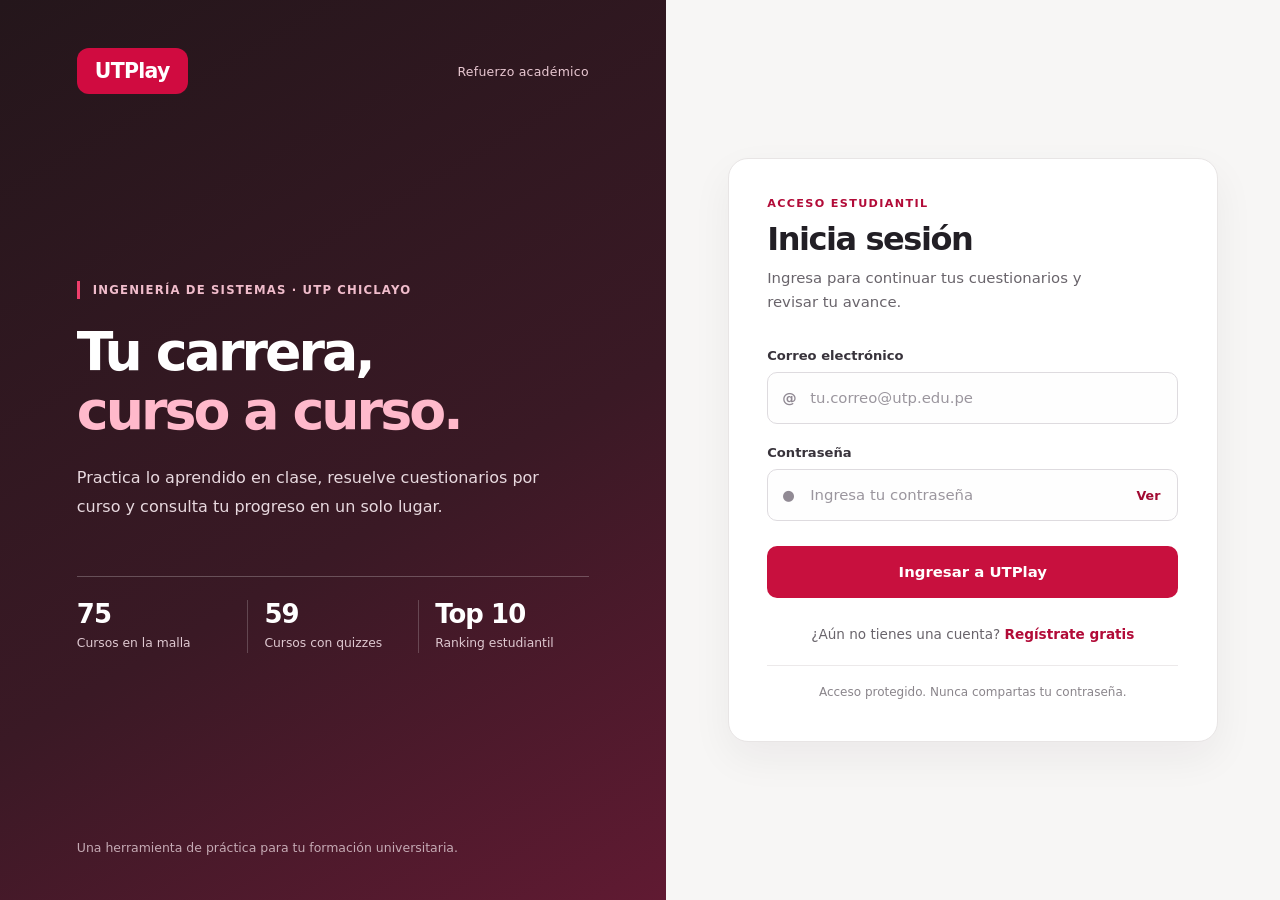
<file: src/main/resources/static/login.html>
<!DOCTYPE html>
<html lang="es">
<head>
    <meta charset="UTF-8">
    <meta name="viewport" content="width=device-width, initial-scale=1.0">
    <meta name="description" content="Inicia sesión en UTPlay y refuerza tus conocimientos de Ingeniería de Sistemas.">
    <title>Iniciar sesión | UTPlay</title>

    <link rel="stylesheet" href="css/app.css">
    <link rel="stylesheet" href="css/login-custom.css">

    <script src="js/api.js" defer></script>
    <script src="js/pages.js" defer></script>
</head>
<body class="auth-page" data-page="login">
<main class="auth-shell">

    <!-- Panel izquierdo: presentación de UTPlay -->
    <section class="auth-visual" aria-label="Presentación de UTPlay">
        <div class="login-side-top">
            <a class="brand brand-light" href="/login.html" aria-label="UTPlay, inicio">
                <span class="auth-logo-badge">UTPlay</span>
            </a>
            <span class="login-side-label">Refuerzo académico</span>
        </div>

        <div class="auth-copy">
            <span class="login-kicker">Ingeniería de Sistemas · UTP Chiclayo</span>
            <h1>Tu carrera,<br><span>curso a curso.</span></h1>
            <p>
                Practica lo aprendido en clase, resuelve cuestionarios por curso
                y consulta tu progreso en un solo lugar.
            </p>

            <div class="login-highlights" aria-label="Contenido de UTPlay">
                <div class="login-highlight">
                    <strong>75</strong>
                    <span>Cursos en la malla</span>
                </div>
                <div class="login-highlight">
                    <strong>59</strong>
                    <span>Cursos con quizzes</span>
                </div>
                <div class="login-highlight">
                    <strong>Top 10</strong>
                    <span>Ranking estudiantil</span>
                </div>
            </div>
        </div>

        <p class="login-side-footer">Una herramienta de práctica para tu formación universitaria.</p>
    </section>

    <!-- Panel derecho: formulario existente, sin cambios funcionales -->
    <section class="auth-form-panel">
        <div class="form-wrap">
            <div class="mobile-brand">
                <span class="auth-logo-badge">UTPlay</span>
            </div>

            <span class="eyebrow eyebrow-dark">Acceso estudiantil</span>
            <h2>Inicia sesión</h2>
            <p class="form-intro">Ingresa para continuar tus cuestionarios y revisar tu avance.</p>

            <div id="formAlert" class="alert" hidden role="alert"></div>

            <form id="loginForm" novalidate>
                <label for="correo">Correo electrónico</label>
                <div class="input-wrap">
                    <span class="input-icon">@</span>
                    <input id="correo" name="correo" type="email" autocomplete="email"
                           placeholder="tu.correo@utp.edu.pe" required>
                </div>

                <label for="password">Contraseña</label>
                <div class="input-wrap">
                    <span class="input-icon">●</span>
                    <input id="password" name="password" type="password"
                           autocomplete="current-password" placeholder="Ingresa tu contraseña" required>
                    <button class="password-toggle" type="button" data-toggle-password="password"
                            aria-label="Mostrar contraseña">Ver</button>
                </div>

                <button id="submitButton" class="btn btn-primary btn-block" type="submit">
                    <span class="button-text">Ingresar a UTPlay</span>
                    <span class="button-loader" hidden></span>
                </button>
            </form>

            <p class="auth-switch">¿Aún no tienes una cuenta? <a href="/registro.html">Regístrate gratis</a></p>
            <p class="security-note">Acceso protegido. Nunca compartas tu contraseña.</p>
        </div>
    </section>
</main>
</body>
</html>
</file>
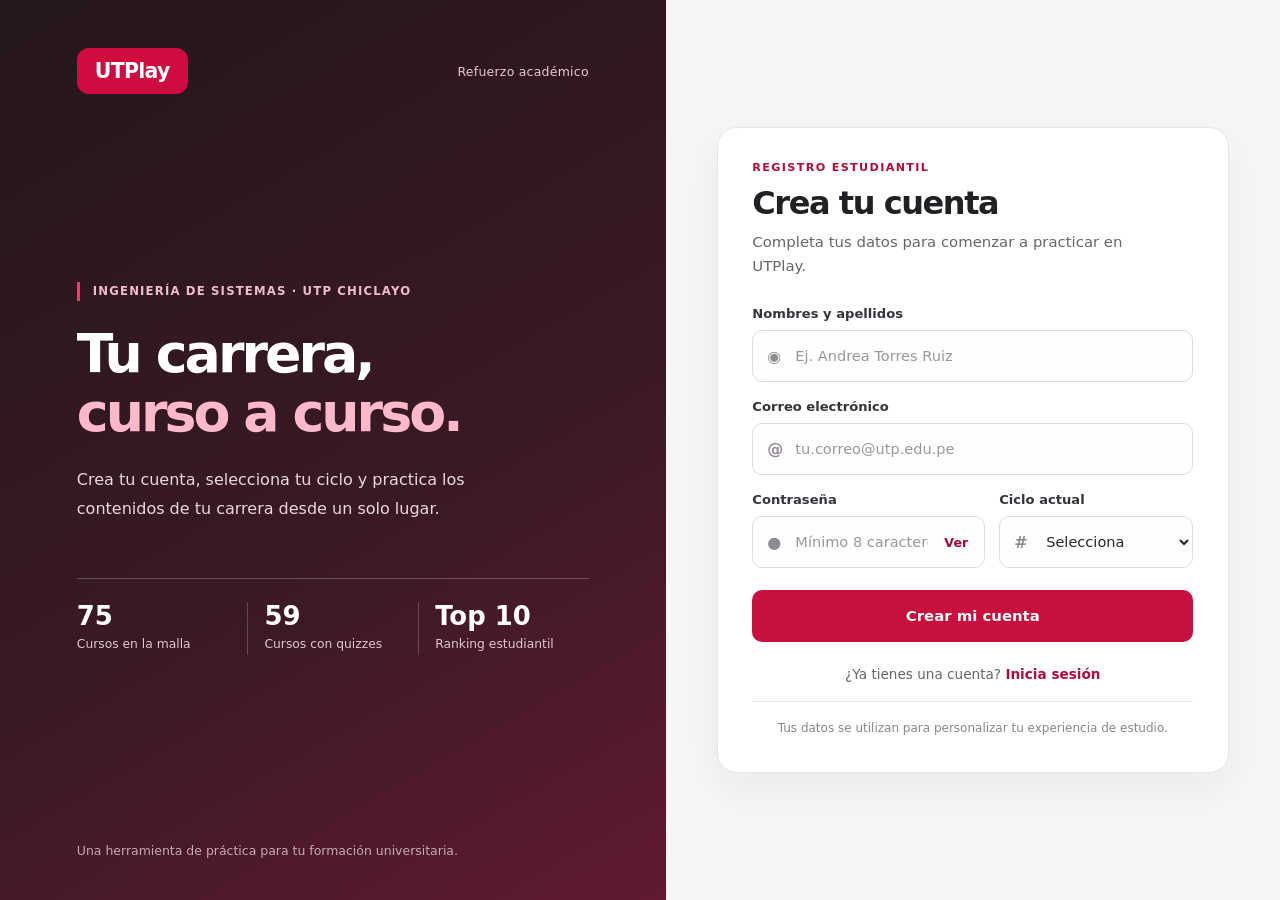
<file: src/main/resources/static/registro.html>
<!DOCTYPE html>
<html lang="es">
<head>
    <meta charset="UTF-8">
    <meta name="viewport" content="width=device-width, initial-scale=1.0">
    <meta name="description" content="Crea tu cuenta de estudiante en UTPlay y practica con los cursos de Ingeniería de Sistemas.">
    <title>Crear cuenta | UTPlay</title>

    <link rel="stylesheet" href="css/app.css">
    <link rel="stylesheet" href="css/registro-custom.css">

    <script src="js/api.js" defer></script>
    <script src="js/pages.js" defer></script>
</head>
<body class="auth-page" data-page="registro">
<main class="auth-shell">

    <!-- Panel izquierdo: misma identidad visual del login -->
    <section class="auth-visual auth-visual-register" aria-label="Presentación de UTPlay">
        <div class="login-side-top">
            <a class="brand brand-light" href="/login.html" aria-label="UTPlay, inicio">
                <span class="auth-logo-badge">UTPlay</span>
            </a>
            <span class="login-side-label">Refuerzo académico</span>
        </div>

        <div class="auth-copy">
            <span class="login-kicker">Ingeniería de Sistemas · UTP Chiclayo</span>
            <h1>Tu carrera,<br><span>curso a curso.</span></h1>
            <p>
                Crea tu cuenta, selecciona tu ciclo y practica los contenidos
                de tu carrera desde un solo lugar.
            </p>

            <div class="login-highlights" aria-label="Contenido de UTPlay">
                <div class="login-highlight">
                    <strong>75</strong>
                    <span>Cursos en la malla</span>
                </div>
                <div class="login-highlight">
                    <strong>59</strong>
                    <span>Cursos con quizzes</span>
                </div>
                <div class="login-highlight">
                    <strong>Top 10</strong>
                    <span>Ranking estudiantil</span>
                </div>
            </div>
        </div>

        <p class="login-side-footer">Una herramienta de práctica para tu formación universitaria.</p>
    </section>

    <!-- Panel derecho: se conservan los campos e identificadores usados por pages.js -->
    <section class="auth-form-panel">
        <div class="form-wrap form-wrap-wide">
            <div class="mobile-brand">
                <a href="/login.html" aria-label="UTPlay, volver al inicio">
                    <span class="auth-logo-badge">UTPlay</span>
                </a>
            </div>

            <span class="eyebrow eyebrow-dark">Registro estudiantil</span>
            <h2>Crea tu cuenta</h2>
            <p class="form-intro">Completa tus datos para comenzar a practicar en UTPlay.</p>

            <div id="formAlert" class="alert" hidden role="alert"></div>

            <form id="registerForm" novalidate>
                <label for="nombre">Nombres y apellidos</label>
                <div class="input-wrap">
                    <span class="input-icon" aria-hidden="true">◉</span>
                    <input id="nombre" name="nombre" type="text"
                           autocomplete="name" maxlength="100"
                           placeholder="Ej. Andrea Torres Ruiz" required>
                </div>

                <label for="correo">Correo electrónico</label>
                <div class="input-wrap">
                    <span class="input-icon" aria-hidden="true">@</span>
                    <input id="correo" name="correo" type="email"
                           autocomplete="email" maxlength="150"
                           placeholder="tu.correo@utp.edu.pe" required>
                </div>

                <div class="form-grid-two">
                    <div>
                        <label for="password">Contraseña</label>
                        <div class="input-wrap">
                            <span class="input-icon" aria-hidden="true">●</span>
                            <input id="password" name="password" type="password"
                                   autocomplete="new-password" minlength="8" maxlength="72"
                                   placeholder="Mínimo 8 caracteres" required>
                            <button class="password-toggle" type="button"
                                    data-toggle-password="password"
                                    aria-label="Mostrar contraseña">Ver</button>
                        </div>
                    </div>
                    <div>
                        <label for="cicloActual">Ciclo actual</label>
                        <div class="input-wrap">
                            <span class="input-icon" aria-hidden="true">#</span>
                            <select id="cicloActual" name="cicloActual" required>
                                <option value="">Selecciona</option>
                                <option value="1">1.er ciclo</option>
                                <option value="2">2.º ciclo</option>
                                <option value="3">3.er ciclo</option>
                                <option value="4">4.º ciclo</option>
                                <option value="5">5.º ciclo</option>
                                <option value="6">6.º ciclo</option>
                                <option value="7">7.º ciclo</option>
                                <option value="8">8.º ciclo</option>
                                <option value="9">9.º ciclo</option>
                                <option value="10">10.º ciclo</option>
                            </select>
                        </div>
                    </div>
                </div>

                <button id="submitButton" class="btn btn-primary btn-block" type="submit">
                    <span class="button-text">Crear mi cuenta</span>
                    <span class="button-loader" hidden></span>
                </button>
            </form>

            <p class="auth-switch">¿Ya tienes una cuenta? <a href="/login.html">Inicia sesión</a></p>
            <p class="security-note">Tus datos se utilizan para personalizar tu experiencia de estudio.</p>
        </div>
    </section>
</main>
</body>
</html>
</file>
<file: src/main/resources/static/css/app.css>
:root {
    --navy: #11183a;
    --navy-2: #202956;
    --violet: #6d4aff;
    --violet-dark: #5635e8;
    --violet-soft: #eeeaff;
    --blue: #2f80ed;
    --green: #18a76b;
    --orange: #f59e42;
    --red: #dc4c64;
    --ink: #20253f;
    --muted: #737992;
    --line: #e7e9f2;
    --surface: #ffffff;
    --background: #f6f7fb;
    --shadow: 0 18px 50px rgba(26, 31, 67, .10);
    --shadow-soft: 0 8px 24px rgba(26, 31, 67, .07);
    --radius-lg: 24px;
    --radius-md: 16px;
    --radius-sm: 11px;
    font-family: Inter, ui-sans-serif, system-ui, -apple-system, BlinkMacSystemFont, "Segoe UI", sans-serif;
    color: var(--ink);
    background: var(--background);
}

* { box-sizing: border-box; }
html { scroll-behavior: smooth; }
body { margin: 0; min-height: 100vh; }
button, input, select { font: inherit; }
button, a { -webkit-tap-highlight-color: transparent; }
a { color: var(--violet); text-decoration: none; }
a:hover { color: var(--violet-dark); }
h1, h2, h3, p { margin-top: 0; }
h1, h2, h3 { letter-spacing: -.035em; }

.brand {
    color: var(--navy);
    display: inline-flex;
    align-items: center;
    gap: 8px;
    font-size: 1.45rem;
    font-weight: 850;
    letter-spacing: -.04em;
}
.brand:hover { color: var(--navy); }
.brand-light, .brand-light:hover { color: #fff; }
.brand-mark {
    display: inline-grid;
    place-items: center;
    width: 42px;
    height: 42px;
    border-radius: 13px;
    color: #fff;
    background: linear-gradient(145deg, #8268ff, #5a38ed);
    box-shadow: 0 8px 18px rgba(81, 50, 220, .32);
    font-size: .92rem;
    letter-spacing: -.05em;
}
.eyebrow {
    display: inline-block;
    margin-bottom: 12px;
    font-size: .72rem;
    line-height: 1;
    font-weight: 800;
    letter-spacing: .15em;
    text-transform: uppercase;
    color: #d8d0ff;
}
.eyebrow-dark { color: var(--violet); }

/* Acceso */
.auth-page { background: #fff; }
.auth-shell { min-height: 100vh; display: grid; grid-template-columns: minmax(430px, 1.04fr) minmax(480px, .96fr); }
.auth-visual {
    position: relative;
    overflow: hidden;
    display: flex;
    flex-direction: column;
    justify-content: space-between;
    padding: 48px clamp(48px, 7vw, 104px) 72px;
    color: white;
    background:
        radial-gradient(circle at 76% 24%, rgba(150, 129, 255, .56), transparent 24%),
        radial-gradient(circle at 12% 88%, rgba(55, 185, 231, .25), transparent 23%),
        linear-gradient(145deg, #171e4d 0%, #3f2b91 48%, #6d4aff 100%);
}
.auth-visual::before, .auth-visual::after {
    content: "";
    position: absolute;
    border: 1px solid rgba(255, 255, 255, .11);
    border-radius: 50%;
}
.auth-visual::before { width: 520px; height: 520px; right: -240px; top: -170px; }
.auth-visual::after { width: 370px; height: 370px; left: -240px; bottom: -180px; }
.auth-visual-register { background: radial-gradient(circle at 75% 20%, rgba(38, 199, 181, .35), transparent 25%), linear-gradient(145deg, #101a43, #2e357f 53%, #5342bf); }
.auth-copy { position: relative; z-index: 1; max-width: 590px; margin: auto 0; }
.auth-copy h1 { max-width: 570px; margin-bottom: 22px; font-size: clamp(2.6rem, 5vw, 4.7rem); line-height: .99; }
.auth-copy > p { max-width: 530px; margin-bottom: 38px; color: #dedff3; font-size: 1.1rem; line-height: 1.72; }
.feature-row { display: grid; grid-template-columns: repeat(3, 1fr); gap: 12px; max-width: 560px; }
.feature-row div { padding: 16px; border: 1px solid rgba(255,255,255,.15); border-radius: 14px; background: rgba(255,255,255,.08); backdrop-filter: blur(8px); }
.feature-row strong, .feature-row span { display: block; }
.feature-row strong { margin-bottom: 4px; font-size: 1.25rem; }
.feature-row span { color: #dadbf0; font-size: .78rem; }
.check-list { list-style: none; padding: 0; margin: 30px 0 0; display: grid; gap: 14px; }
.check-list li { color: #eef0ff; }
.check-list li::before { content: "✓"; display: inline-grid; place-items: center; width: 25px; height: 25px; margin-right: 10px; border-radius: 50%; background: rgba(255,255,255,.14); font-weight: 800; }
.floating-card { position: absolute; z-index: 2; padding: 12px 18px; border: 1px solid rgba(255,255,255,.18); border-radius: 13px; background: rgba(255,255,255,.12); box-shadow: 0 12px 30px rgba(0,0,0,.13); backdrop-filter: blur(12px); font-size: .8rem; font-weight: 700; }
.floating-card span { color: #9dffdb; margin-right: 6px; }
.floating-card-one { right: 8%; bottom: 20%; transform: rotate(-4deg); }
.floating-card-two { right: 16%; bottom: 11%; transform: rotate(3deg); }
.auth-form-panel { display: grid; place-items: center; padding: 40px; background: #fff; }
.form-wrap { width: min(100%, 430px); }
.form-wrap-wide { width: min(100%, 510px); }
.mobile-brand { display: none; align-items: center; gap: 8px; margin-bottom: 28px; color: var(--navy); font-size: 1.35rem; }
.form-wrap h2 { margin-bottom: 8px; color: var(--navy); font-size: 2.25rem; }
.form-intro { margin-bottom: 30px; color: var(--muted); }
label { display: block; margin: 0 0 8px; color: #3b405a; font-size: .86rem; font-weight: 750; }
.input-wrap { position: relative; margin-bottom: 20px; }
input, select {
    width: 100%;
    height: 50px;
    padding: 0 14px;
    border: 1px solid #dfe2ec;
    border-radius: var(--radius-sm);
    outline: none;
    color: var(--ink);
    background: #fff;
    transition: border-color .2s, box-shadow .2s;
}
.input-wrap input, .input-wrap select { padding-left: 44px; }
input:focus, select:focus { border-color: #8066ff; box-shadow: 0 0 0 4px rgba(109,74,255,.11); }
input:disabled { background: #f3f4f8; color: #8d91a5; }
.input-icon { position: absolute; z-index: 1; top: 50%; left: 15px; transform: translateY(-50%); color: #8a8fa6; font-weight: 800; }
.password-toggle { position: absolute; right: 12px; top: 50%; transform: translateY(-50%); border: 0; color: var(--violet); background: transparent; font-size: .75rem; font-weight: 800; cursor: pointer; }
.form-grid-two { display: grid; grid-template-columns: 1.3fr .7fr; gap: 14px; }
.btn {
    display: inline-flex;
    min-height: 46px;
    padding: 0 20px;
    border: 0;
    border-radius: 12px;
    align-items: center;
    justify-content: center;
    gap: 9px;
    font-weight: 800;
    cursor: pointer;
    transition: transform .18s, box-shadow .18s, background .18s;
}
.btn:hover { transform: translateY(-1px); }
.btn:disabled { opacity: .6; cursor: wait; transform: none; }
.btn-primary { color: #fff; background: linear-gradient(135deg, var(--violet), #815dff); box-shadow: 0 10px 24px rgba(109,74,255,.24); }
.btn-primary:hover { color: #fff; box-shadow: 0 13px 28px rgba(109,74,255,.32); }
.btn-light { color: var(--violet-dark); background: #fff; }
.btn-light:hover { color: var(--violet); box-shadow: 0 9px 24px rgba(27,20,85,.15); }
.btn-soft { color: var(--violet-dark); background: var(--violet-soft); }
.btn-soft:hover { color: var(--violet-dark); background: #e6e0ff; }
.btn-block { width: 100%; }
.auth-switch { margin: 24px 0 0; text-align: center; color: var(--muted); font-size: .9rem; }
.auth-switch a { font-weight: 800; }
.security-note { margin: 22px 0 0; text-align: center; color: #9397a9; font-size: .74rem; }
.alert { margin-bottom: 18px; padding: 12px 14px; border: 1px solid #ffd3da; border-radius: 10px; color: #a52e43; background: #fff1f4; font-size: .86rem; line-height: 1.45; }
.alert.success { border-color: #bfead8; color: #11764c; background: #effbf6; }
.button-loader { width: 17px; height: 17px; border: 2px solid rgba(255,255,255,.45); border-top-color: #fff; border-radius: 50%; animation: spin .75s linear infinite; }
@keyframes spin { to { transform: rotate(360deg); } }

/* Aplicación */
.app-page { color: var(--ink); background: var(--background); }
.topbar {
    position: sticky;
    z-index: 20;
    top: 0;
    display: grid;
    grid-template-columns: 1fr auto 1fr;
    align-items: center;
    min-height: 76px;
    padding: 0 clamp(20px, 5vw, 72px);
    border-bottom: 1px solid rgba(226,228,238,.9);
    background: rgba(255,255,255,.92);
    backdrop-filter: blur(16px);
}
.main-nav { display: flex; align-items: center; gap: 8px; }
.main-nav a { padding: 10px 14px; border-radius: 10px; color: #676c82; font-size: .88rem; font-weight: 700; }
.main-nav a:hover, .main-nav a.active { color: var(--violet); background: var(--violet-soft); }
.user-menu { justify-self: end; display: flex; align-items: center; gap: 10px; }
.user-menu > div:nth-child(2) { display: flex; flex-direction: column; min-width: 90px; }
.user-menu strong { max-width: 145px; overflow: hidden; color: var(--navy); font-size: .82rem; text-overflow: ellipsis; white-space: nowrap; }
.user-menu span { color: var(--muted); font-size: .72rem; }
.avatar, .profile-avatar { display: grid; place-items: center; border-radius: 50%; color: #fff; background: linear-gradient(145deg, #7856ff, #4a30cf); font-weight: 850; }
.avatar { width: 38px; height: 38px; }
.icon-button { display: grid; place-items: center; width: 36px; height: 36px; border: 0; border-radius: 9px; color: #7a7f95; background: #f2f3f7; cursor: pointer; }
.icon-button:hover { color: var(--red); background: #fff0f3; }
.page-container { width: min(1180px, calc(100% - 40px)); margin: 34px auto 70px; }
.hero-card {
    position: relative;
    overflow: hidden;
    display: flex;
    min-height: 270px;
    padding: 42px 50px;
    border-radius: var(--radius-lg);
    align-items: center;
    justify-content: space-between;
    color: #fff;
    background: radial-gradient(circle at 86% 12%, rgba(143,120,255,.75), transparent 24%), linear-gradient(135deg, #18204b 0%, #5039b9 68%, #6c4aff 100%);
    box-shadow: var(--shadow);
}
.hero-card::after { content: ""; position: absolute; width: 310px; height: 310px; right: -95px; bottom: -190px; border: 1px solid rgba(255,255,255,.15); border-radius: 50%; }
.hero-card > div:first-child { position: relative; z-index: 2; max-width: 630px; }
.hero-card h1 { margin-bottom: 10px; font-size: clamp(2rem, 4vw, 3.25rem); }
.hero-card p { margin-bottom: 25px; color: #dadcf0; font-size: 1.04rem; }
.hero-illustration { position: relative; width: 270px; height: 200px; margin-right: 20px; }
.book-shape { position: absolute; top: 49px; left: 55px; display: grid; place-items: center; width: 145px; height: 108px; border: 2px solid rgba(255,255,255,.55); border-radius: 15px 8px 20px 10px; background: linear-gradient(145deg, rgba(255,255,255,.32), rgba(255,255,255,.10)); box-shadow: 20px 20px 35px rgba(20,13,74,.28); transform: rotate(-7deg); }
.book-shape::after { content: ""; position: absolute; left: 50%; height: 100%; border-left: 1px solid rgba(255,255,255,.35); }
.book-shape span { font-size: 1.6rem; font-weight: 900; }
.code-chip { position: absolute; z-index: 2; top: 18px; right: 20px; padding: 8px 13px; border-radius: 10px; background: #fff; color: var(--violet); font-weight: 900; box-shadow: 0 8px 20px rgba(0,0,0,.18); transform: rotate(7deg); }
.spark { position: absolute; color: #fff; font-size: 1.6rem; }
.spark-one { left: 18px; top: 24px; }.spark-two { right: 4px; bottom: 15px; }
.stats-grid { display: grid; grid-template-columns: repeat(4, 1fr); gap: 16px; margin: 20px 0; }
.stat-card { display: grid; grid-template-columns: 48px 1fr; gap: 10px 13px; padding: 20px; border: 1px solid #eceef5; border-radius: var(--radius-md); background: var(--surface); box-shadow: var(--shadow-soft); }
.stat-icon { grid-row: span 2; display: grid; place-items: center; width: 48px; height: 48px; border-radius: 14px; font-weight: 900; }
.stat-icon.violet { color: #6340e8; background: #eee9ff; }.stat-icon.blue { color: #2776d6; background: #e5f1ff; }.stat-icon.green { color: #12885a; background: #e1f8ef; }.stat-icon.orange { color: #d97a1d; background: #fff0dc; }
.stat-card div:nth-child(2) { display: flex; flex-direction: column; }
.stat-card span, .stat-card small { color: var(--muted); font-size: .74rem; }
.stat-card strong { margin-top: 2px; color: var(--navy); font-size: 1.55rem; }
.stat-card small { grid-column: 2; }
.content-grid { display: grid; grid-template-columns: minmax(0, 2fr) minmax(280px, .85fr); gap: 20px; margin-top: 20px; }
.panel { padding: 27px; border: 1px solid #e9ebf3; border-radius: var(--radius-md); background: var(--surface); box-shadow: var(--shadow-soft); }
.section-heading { display: flex; align-items: flex-start; justify-content: space-between; gap: 15px; margin-bottom: 22px; }
.section-heading .eyebrow { margin-bottom: 7px; }
.section-heading h2 { margin: 0; color: var(--navy); font-size: 1.25rem; }
.section-heading > a { font-size: .82rem; font-weight: 800; }
.course-list { display: grid; gap: 12px; }
.course-row { display: grid; grid-template-columns: 48px 1fr auto; gap: 14px; align-items: center; padding: 14px; border: 1px solid #eceef4; border-radius: 13px; transition: transform .18s, border-color .18s; }
.course-row:hover { transform: translateY(-1px); border-color: #d7d0ff; }
.course-number { display: grid; place-items: center; width: 48px; height: 48px; border-radius: 13px; color: var(--violet-dark); background: var(--violet-soft); font-weight: 900; }
.course-row h3 { margin: 0 0 4px; font-size: .95rem; }
.course-row p { margin: 0; color: var(--muted); font-size: .75rem; }
.course-row .btn { min-height: 38px; padding: 0 14px; font-size: .75rem; }
.progress-panel { text-align: center; }
.progress-panel .section-heading { text-align: left; }
.progress-ring { display: grid; width: 154px; height: 154px; margin: 10px auto 22px; place-items: center; border-radius: 50%; background: conic-gradient(var(--violet) var(--progress), #eceaf7 0); }
.progress-ring::before { content: ""; grid-area: 1/1; width: 119px; height: 119px; border-radius: 50%; background: white; }
.progress-ring div { z-index: 1; grid-area: 1/1; display: flex; flex-direction: column; }
.progress-ring strong { color: var(--navy); font-size: 1.75rem; }.progress-ring span { color: var(--muted); font-size: .72rem; }
.progress-panel > p { min-height: 40px; color: var(--muted); font-size: .82rem; line-height: 1.55; }
.recent-panel { margin-top: 20px; }
.table-wrap { overflow-x: auto; }
table { width: 100%; border-collapse: collapse; }
th, td { padding: 13px 12px; border-bottom: 1px solid #eef0f5; text-align: left; font-size: .8rem; }
th { color: #858aa0; font-size: .7rem; letter-spacing: .06em; text-transform: uppercase; }
td { color: #43485f; } td strong { color: var(--navy); }
.score-pill, .status-badge { display: inline-flex; align-items: center; justify-content: center; padding: 5px 10px; border-radius: 99px; font-size: .7rem; font-weight: 850; }
.score-pill.good, .status-badge.good { color: #10764e; background: #e4f8ef; }
.score-pill.bad, .status-badge.bad { color: #a93649; background: #ffedf0; }
.empty-state { margin: 20px 0; color: var(--muted); text-align: center; font-size: .86rem; }
.toast { position: fixed; z-index: 100; right: 24px; bottom: 24px; max-width: 360px; padding: 13px 17px; border-radius: 12px; color: #fff; background: #222945; box-shadow: var(--shadow); font-size: .84rem; }

/* Catálogo de cursos */
.page-heading { display: flex; align-items: end; justify-content: space-between; gap: 20px; margin-bottom: 25px; }
.page-heading h1 { margin-bottom: 8px; color: var(--navy); font-size: 2.15rem; }.page-heading p { margin: 0; color: var(--muted); }
.filter-bar { display: flex; align-items: center; gap: 10px; }.filter-bar select { width: 180px; height: 43px; }
.result-count { margin-bottom: 15px; color: var(--muted); font-size: .8rem; }
.courses-grid { display: grid; grid-template-columns: repeat(3, 1fr); gap: 18px; }
.course-card { position: relative; overflow: hidden; display: flex; min-height: 280px; padding: 24px; border: 1px solid #e7e9f2; border-radius: 18px; flex-direction: column; background: #fff; box-shadow: var(--shadow-soft); transition: transform .2s, box-shadow .2s; }
.course-card:hover { transform: translateY(-3px); box-shadow: var(--shadow); }
.course-card.locked { background: #fafafd; }.course-card.locked:hover { transform: none; box-shadow: var(--shadow-soft); }
.course-card::before { content: ""; position: absolute; top: 0; left: 0; width: 100%; height: 5px; background: linear-gradient(90deg, var(--violet), #9a82ff); }
.course-card:nth-child(3n+2)::before { background: linear-gradient(90deg, #258ee8, #54b9f0); }.course-card:nth-child(3n)::before { background: linear-gradient(90deg, #18a76b, #63d7a7); }
.course-card-top { display: flex; align-items: center; justify-content: space-between; margin-bottom: 18px; }
.cycle-tag { padding: 6px 10px; border-radius: 99px; color: var(--violet-dark); background: var(--violet-soft); font-size: .7rem; font-weight: 850; }.lock-tag { color: #9a6a23; background: #fff2dd; }
.course-card h2 { margin-bottom: 10px; color: var(--navy); font-size: 1.18rem; line-height: 1.25; }.course-card > p { flex: 1; color: var(--muted); font-size: .82rem; line-height: 1.55; }
.prerequisite { min-height: 34px; margin: 10px 0 16px; color: #686e84; font-size: .72rem; }.prerequisite strong { color: #42475c; }
.course-card .btn { width: 100%; min-height: 42px; font-size: .8rem; }.locked-button { color: #9094a5; background: #edeef3; cursor: not-allowed; box-shadow: none; }

/* Quiz */
.compact-topbar { grid-template-columns: 1fr auto 1fr; }.back-link { color: var(--muted); font-size: .83rem; font-weight: 700; }
.quiz-container { width: min(860px, calc(100% - 40px)); margin: 35px auto 80px; }
.quiz-heading { margin-bottom: 25px; text-align: center; }.quiz-heading h1 { margin-bottom: 8px; color: var(--navy); font-size: 2rem; }.quiz-heading p { max-width: 660px; margin: 0 auto; color: var(--muted); line-height: 1.55; }
.quiz-meta { display: flex; justify-content: center; gap: 8px; margin-bottom: 12px; }.quiz-meta span { padding: 6px 10px; border-radius: 99px; color: var(--violet); background: var(--violet-soft); font-size: .7rem; font-weight: 800; }
.quiz-progress-wrap { margin-bottom: 24px; }.quiz-progress-copy { display: flex; justify-content: space-between; margin-bottom: 7px; color: var(--muted); font-size: .75rem; }.quiz-progress-copy strong { color: var(--navy); }
.progress-track { overflow: hidden; width: 100%; height: 8px; border-radius: 99px; background: #e9e9f2; }.progress-track span { display: block; height: 100%; border-radius: inherit; background: linear-gradient(90deg, var(--violet), #9c84ff); transition: width .3s; }
.questions-stack { display: grid; gap: 17px; }.question-card { padding: 26px; border: 1px solid #e5e7f0; border-radius: 17px; background: #fff; box-shadow: var(--shadow-soft); }
.question-number { display: inline-block; margin-bottom: 10px; color: var(--violet); font-size: .7rem; font-weight: 850; letter-spacing: .08em; text-transform: uppercase; }.question-card h2 { margin-bottom: 20px; font-size: 1.04rem; line-height: 1.45; }
.options-list { display: grid; gap: 9px; }.option-label { display: grid; grid-template-columns: 28px 1fr; gap: 11px; align-items: center; margin: 0; padding: 12px 14px; border: 1px solid #e4e6ef; border-radius: 11px; color: #42475d; cursor: pointer; transition: border-color .16s, background .16s; }
.option-label:hover { border-color: #cfc6ff; background: #faf9ff; }.option-label:has(input:checked) { border-color: var(--violet); background: var(--violet-soft); }
.option-label input { position: absolute; opacity: 0; width: 1px; height: 1px; }.option-letter { display: grid; place-items: center; width: 28px; height: 28px; border: 1px solid #dfe1ea; border-radius: 8px; color: #757a90; background: #fff; font-size: .74rem; font-weight: 900; }.option-label:has(input:checked) .option-letter { border-color: var(--violet); color: #fff; background: var(--violet); }
.option-text { font-size: .84rem; font-weight: 600; }.quiz-actions { position: sticky; bottom: 15px; display: flex; align-items: center; justify-content: space-between; gap: 20px; margin-top: 23px; padding: 15px 17px; border: 1px solid #e5e7f0; border-radius: 15px; background: rgba(255,255,255,.94); box-shadow: 0 12px 35px rgba(28,32,66,.12); backdrop-filter: blur(12px); }.quiz-actions > span { color: var(--muted); font-size: .78rem; }

/* Resultado */
.result-container { width: min(940px, calc(100% - 40px)); }.result-hero { padding: 38px; border-radius: 22px; text-align: center; background: linear-gradient(145deg, #fff, #f6f3ff); box-shadow: var(--shadow-soft); }.result-icon { display: grid; place-items: center; width: 56px; height: 56px; margin: 0 auto 14px; border-radius: 50%; color: #fff; background: var(--green); box-shadow: 0 9px 22px rgba(24,167,107,.24); font-size: 1.35rem; font-weight: 900; }.result-hero.failed .result-icon { background: var(--orange); box-shadow: 0 9px 22px rgba(245,158,66,.24); }.result-hero h1 { margin-bottom: 7px; color: var(--navy); font-size: 2.15rem; }.result-hero > p { color: var(--muted); }
.score-circle { display: flex; width: 145px; height: 145px; margin: 24px auto 14px; border: 9px solid #e5f7ef; border-radius: 50%; align-items: center; justify-content: center; flex-direction: column; background: #fff; }.score-circle strong { color: var(--green); font-size: 2.55rem; line-height: 1; }.score-circle span { margin-top: 5px; color: var(--muted); font-size: .68rem; }.failed .score-circle { border-color: #fff0df; }.failed .score-circle strong { color: var(--orange); }
.result-stats { display: grid; grid-template-columns: repeat(4, 1fr); gap: 13px; margin: 18px 0; }.result-stats article { display: flex; padding: 19px; border: 1px solid #e9ebf2; border-radius: 14px; flex-direction: column; text-align: center; background: #fff; }.result-stats span { color: var(--muted); font-size: .72rem; }.result-stats strong { margin-top: 5px; color: var(--navy); font-size: 1.35rem; }
.achievement-panel { margin-bottom: 18px; border-color: #dcd3ff; background: linear-gradient(145deg, #fff, #f7f4ff); }.achievement-list { display: grid; gap: 10px; }.achievement-item { display: grid; grid-template-columns: 42px 1fr; gap: 11px; align-items: center; padding: 12px; border: 1px solid #ebe7ff; border-radius: 12px; background: #fff; }.achievement-icon { display: grid; place-items: center; width: 42px; height: 42px; border-radius: 12px; color: #7c57ef; background: #eee8ff; font-size: 1.15rem; }.achievement-item strong, .achievement-item span { display: block; }.achievement-item strong { color: var(--navy); font-size: .84rem; }.achievement-item span { margin-top: 3px; color: var(--muted); font-size: .72rem; }
.answer-review { display: grid; gap: 10px; }.review-item { padding: 14px 16px; border-left: 4px solid var(--green); border-radius: 9px; background: #f3fbf7; }.review-item.incorrect { border-left-color: var(--red); background: #fff5f6; }.review-item strong { display: block; margin-bottom: 6px; color: var(--navy); font-size: .84rem; }.review-item p { margin: 3px 0; color: #5d6277; font-size: .76rem; }.review-item .correct-copy { color: #13794f; }
.center-actions { display: flex; justify-content: center; gap: 12px; margin: 22px 0; }

/* Perfil */
.profile-grid { display: grid; grid-template-columns: minmax(260px,.7fr) minmax(400px,1.3fr); gap: 20px; }.profile-card { text-align: center; }.profile-avatar { width: 82px; height: 82px; margin: 0 auto 14px; font-size: 1.7rem; }.profile-card h2 { margin-bottom: 3px; color: var(--navy); }.profile-card > p { color: var(--muted); font-size: .8rem; }.level-pill { display: inline-flex; gap: 5px; margin: 8px auto 18px; padding: 7px 14px; border-radius: 99px; color: var(--violet); background: var(--violet-soft); font-size: .75rem; }.level-progress { margin-bottom: 20px; }.level-progress small { display: block; margin-top: 7px; color: var(--muted); font-size: .68rem; }
.profile-facts { display: grid; grid-template-columns: repeat(3,1fr); margin: 0; padding-top: 18px; border-top: 1px solid var(--line); }.profile-facts div { padding: 0 5px; }.profile-facts dt { color: var(--muted); font-size: .65rem; }.profile-facts dd { margin: 4px 0 0; color: var(--navy); font-size: .77rem; font-weight: 800; }
.profile-form-panel form { display: grid; grid-template-columns: 1fr 1fr; gap: 8px 14px; }.profile-form-panel label:nth-of-type(1), .profile-form-panel input:nth-of-type(1) { grid-column: span 2; }.profile-form-panel input, .profile-form-panel select { margin-bottom: 9px; }.profile-form-panel button { grid-column: 2; margin-top: 5px; }.profile-stats { margin-top: 20px; }.profile-content { grid-template-columns: minmax(0,1.55fr) minmax(280px,.65fr); }.achievement-list.compact .achievement-item { grid-template-columns: 36px 1fr; }.achievement-list.compact .achievement-icon { width: 36px; height: 36px; }

/* Carga */
.skeleton { overflow: hidden; position: relative; border-radius: 12px; background: #eceef4; }.skeleton::after { content: ""; position: absolute; inset: 0; transform: translateX(-100%); background: linear-gradient(90deg, transparent, rgba(255,255,255,.75), transparent); animation: shimmer 1.25s infinite; }@keyframes shimmer { 100% { transform: translateX(100%); } }
.skeleton-card { height: 78px; }.skeleton-course { min-height: 280px; }.skeleton-title { width: 70%; height: 92px; margin: auto; }.skeleton-question { height: 270px; }

@media (max-width: 980px) {
    .auth-shell { grid-template-columns: .85fr 1.15fr; }.auth-visual { padding: 38px; }.feature-row { grid-template-columns: 1fr; max-width: 260px; }.feature-row div:nth-child(n+3) { display: none; }.floating-card { display: none; }
    .topbar { grid-template-columns: auto 1fr auto; }.main-nav { justify-self: center; }.user-menu > div:nth-child(2) { display: none; }
    .stats-grid { grid-template-columns: repeat(2, 1fr); }.courses-grid { grid-template-columns: repeat(2,1fr); }.hero-illustration { width: 220px; transform: scale(.82); }.result-stats { grid-template-columns: repeat(2,1fr); }
}

@media (max-width: 720px) {
    .auth-shell { display: block; }.auth-visual { display: none; }.auth-form-panel { min-height: 100vh; padding: 32px 22px; }.mobile-brand { display: flex; }.form-grid-two { grid-template-columns: 1fr; }
    .topbar { grid-template-columns: auto auto; min-height: 68px; padding: 0 18px; }.main-nav { position: fixed; z-index: 30; right: 12px; bottom: 12px; left: 12px; justify-content: space-around; padding: 7px; border: 1px solid #e5e7ef; border-radius: 15px; background: rgba(255,255,255,.96); box-shadow: 0 10px 30px rgba(28,32,66,.18); }.main-nav a { flex: 1; padding: 9px 6px; text-align: center; font-size: .72rem; }.user-menu { grid-column: 2; }.compact-topbar .back-link { display: none; }
    .page-container, .result-container { width: min(100% - 24px, 620px); margin-top: 18px; margin-bottom: 90px; }.hero-card { min-height: auto; padding: 30px 25px; }.hero-card h1 { font-size: 2rem; }.hero-illustration { display: none; }.stats-grid { gap: 10px; }.stat-card { grid-template-columns: 40px 1fr; padding: 15px; }.stat-icon { width: 40px; height: 40px; }.stat-card strong { font-size: 1.25rem; }.content-grid, .profile-grid, .profile-content { grid-template-columns: 1fr; }.panel { padding: 20px; }
    .page-heading { display: block; }.filter-bar { margin-top: 16px; }.filter-bar select { width: 100%; }.courses-grid { grid-template-columns: 1fr; }.course-card { min-height: 250px; }
    .quiz-container { width: calc(100% - 24px); margin-top: 22px; }.quiz-heading h1 { font-size: 1.65rem; }.question-card { padding: 20px 16px; }.quiz-actions { bottom: 10px; flex-direction: column; align-items: stretch; }.quiz-actions > span { display: none; }
    .result-hero { padding: 30px 18px; }.result-stats { gap: 9px; }.result-stats article { padding: 15px 9px; }.center-actions { flex-direction: column; }.center-actions .btn { width: 100%; }
    .profile-form-panel form { display: block; }.profile-form-panel button { width: 100%; }.profile-facts { grid-template-columns: 1fr; gap: 11px; }.profile-facts div { display: flex; justify-content: space-between; }
    .toast { right: 12px; bottom: 82px; left: 12px; max-width: none; }
}

@media (max-width: 430px) {
    .stats-grid { grid-template-columns: 1fr; }.stat-card small { display: none; }.course-row { grid-template-columns: 42px 1fr; }.course-row .btn { grid-column: span 2; }.result-stats { grid-template-columns: 1fr 1fr; }
}

@media (prefers-reduced-motion: reduce) {
    *, *::before, *::after { scroll-behavior: auto !important; animation-duration: .01ms !important; animation-iteration-count: 1 !important; transition-duration: .01ms !important; }
}

/* Colores de UTPlay basados en el logo de la UTP */
:root {
    --utp-rojo: #d00b40;
    --utp-rojo-oscuro: #a50833;
    --utp-rojo-suave: #fff0f4;
    --utp-negro: #151515;

    /* Conservamos los nombres para que funcione el CSS existente */
    --navy: #151515;
    --navy-2: #292929;
    --violet: var(--utp-rojo);
    --violet-dark: var(--utp-rojo-oscuro);
    --violet-soft: var(--utp-rojo-suave);

    --ink: #252525;
    --muted: #686868;
    --line: #e7e7e7;
    --surface: #ffffff;
    --background: #f5f5f5;

    --shadow: 0 18px 50px rgba(0, 0, 0, .10);
    --shadow-soft: 0 8px 24px rgba(0, 0, 0, .06);
}

/* Marca y avatar */
.brand-mark,
.avatar,
.profile-avatar {
    background: linear-gradient(
        145deg,
        var(--utp-rojo),
        var(--utp-rojo-oscuro)
    );
    box-shadow: 0 8px 18px rgba(208, 11, 64, .20);
}

/* Paneles de inicio de sesión y registro */
.auth-visual,
.auth-visual-register {
    background:
        radial-gradient(
            circle at 80% 20%,
            rgba(208, 11, 64, .45),
            transparent 35%
        ),
        linear-gradient(
            145deg,
            #111111 0%,
            #650820 55%,
            var(--utp-rojo) 100%
        );
}

.auth-copy > p,
.feature-row span,
.check-list li,
.hero-card p {
    color: #f5e7ec;
}

.eyebrow {
    color: #ffd7e2;
}

.eyebrow-dark {
    color: var(--utp-rojo);
}

/* Botones */
.btn-primary {
    background: var(--utp-rojo);
    box-shadow: 0 10px 24px rgba(208, 11, 64, .20);
}

.btn-primary:hover {
    background: var(--utp-rojo-oscuro);
    box-shadow: 0 13px 28px rgba(208, 11, 64, .28);
}

.btn-soft:hover {
    background: #ffe0e9;
}

input:focus,
select:focus {
    border-color: var(--utp-rojo);
    box-shadow: 0 0 0 4px rgba(208, 11, 64, .10);
}

/* Cabecera y bienvenida */
.topbar {
    border-bottom: 3px solid var(--utp-rojo);
}

.hero-card {
    background:
        radial-gradient(
            circle at 85% 15%,
            rgba(255, 255, 255, .12),
            transparent 30%
        ),
        linear-gradient(
            135deg,
            #181818 0%,
            #740924 60%,
            var(--utp-rojo) 100%
        );
}

/* Indicadores del dashboard */
.stat-icon.violet,
.stat-icon.orange {
    color: var(--utp-rojo);
    background: var(--utp-rojo-suave);
}

.stat-icon.blue {
    color: var(--utp-negro);
    background: #eeeeee;
}

/* Cursos */
.course-row:hover {
    border-color: #edb2c2;
}

.course-card::before,
.course-card:nth-child(3n+2)::before,
.course-card:nth-child(3n)::before {
    background: var(--utp-rojo);
}

.course-card.locked {
    background: #fafafa;
}

/* Progreso */
.progress-ring {
    background: conic-gradient(
        var(--utp-rojo) var(--progress),
        #eeeeee 0
    );
}

.progress-track span {
    background: linear-gradient(
        90deg,
        var(--utp-rojo-oscuro),
        var(--utp-rojo)
    );
}

/* Opciones del quiz */
.option-label:hover {
    border-color: #edb2c2;
    background: #fff8fa;
}

.option-label:has(input:focus-visible) {
    outline: 3px solid var(--utp-rojo);
    outline-offset: 3px;
}

/* Resultados y logros */
.result-hero {
    background: linear-gradient(145deg, #ffffff, #fff4f7);
}

.achievement-panel {
    border-color: #f0c6d1;
    background: linear-gradient(145deg, #ffffff, #fff4f7);
}

.achievement-item {
    border-color: #f3dce3;
}

.achievement-icon {
    color: var(--utp-rojo);
    background: var(--utp-rojo-suave);
}

.toast {
    background: var(--utp-negro);
}

/* =========================================================
   UTPlay | Ajustes de diseño para la malla curricular
   Mantiene las clases utilizadas por todas las páginas.
   ========================================================= */
:root {
    color-scheme: light;
    --utp-borde-suave: #f1d8df;
    --utp-gris-suave: #f8f8f8;
}

/* Detalles comunes */
::selection { background: #fbd6e1; color: #65152b; }
:focus-visible { outline: 3px solid var(--utp-rojo); outline-offset: 3px; }
.brand-mark { box-shadow: 0 8px 18px rgba(208, 11, 64, .22); }
.brand, .brand:hover { color: var(--utp-negro); }
.main-nav a.active { font-weight: 850; }
.btn:focus-visible, .icon-button:focus-visible { outline-offset: 3px; }
.btn-light { color: var(--utp-rojo-oscuro); }
.btn-light:hover { color: var(--utp-rojo); }
.floating-card span { color: #fff0f4; }
.code-chip { color: var(--utp-rojo); }

/* Encabezado y filtro de la malla */
.page-heading { align-items: center; gap: 24px; }
.page-heading > div:first-child { min-width: 0; }
.page-heading h1 { font-size: clamp(1.7rem, 3vw, 2.25rem); line-height: 1.15; }
.page-heading p { max-width: 660px; line-height: 1.6; }
.filter-box {
    flex: 0 0 245px;
    padding: 14px 16px;
    border: 1px solid var(--line);
    border-radius: 15px;
    background: var(--surface);
    box-shadow: var(--shadow-soft);
}
.filter-box label { margin-bottom: 8px; color: var(--utp-negro); font-size: .78rem; }
.filter-box select { width: 100%; height: 44px; cursor: pointer; }
.result-count { display: flex; align-items: center; gap: 8px; margin: 12px 0 18px; font-weight: 750; }
.result-count::before { content: ""; width: 8px; height: 8px; border-radius: 50%; background: var(--utp-rojo); flex: 0 0 8px; }

/* Tarjetas de cursos con los datos de la malla */
.courses-grid { align-items: stretch; gap: 18px; }
.course-card {
    min-width: 0;
    min-height: 300px;
    height: 100%;
    padding: 23px;
    border-color: #ebebeb;
    border-radius: 18px;
    transition: transform .2s ease, border-color .2s ease, box-shadow .2s ease;
}
.course-card:hover { border-color: var(--utp-borde-suave); }
.course-card.locked { border-color: #ededed; }
.course-card-top { flex-wrap: wrap; align-items: flex-start; gap: 8px; margin-bottom: 16px; }
.course-card-top .cycle-tag { display: inline-flex; align-items: center; max-width: 100%; white-space: normal; line-height: 1.2; }
.course-card-top .cycle-tag + .cycle-tag:not(.lock-tag) { color: #555; background: #ededed; }
.course-card-top .lock-tag { color: #875415; background: #fff1d9; }
.course-card > p {
    flex: none;
    overflow-wrap: anywhere;
    margin: 0 0 12px;
    color: #666;
    font-size: .82rem;
    line-height: 1.55;
}
.course-card > p strong { color: #393939; }
.course-card h2 {
    margin: 0 0 14px;
    color: var(--utp-negro);
    font-size: 1.13rem;
    line-height: 1.4;
    overflow-wrap: anywhere;
}
.course-card > .course-details {
    padding: 11px 13px;
    border: 1px solid #f0e8eb;
    border-left: 3px solid var(--utp-rojo);
    border-radius: 8px;
    color: #555;
    background: #fcf8fa;
    font-size: .79rem;
    line-height: 1.65;
}
.course-card .prerequisite {
    min-height: 0;
    margin: auto 0 15px;
    padding-top: 7px;
    color: #666;
    font-size: .76rem;
    line-height: 1.55;
    overflow-wrap: anywhere;
}
.course-card .prerequisite strong { color: #333; }
.course-card .btn, .course-card .locked-button { width: 100%; min-height: 44px; }
.course-card .locked-button { opacity: 1; color: #767676; background: #ededed; cursor: not-allowed; }
.course-card .locked-button:hover { transform: none; }
.course-row .course-number { flex-shrink: 0; }

/* Pulido de elementos compartidos */
.panel, .stat-card, .question-card, .result-stats article { border-color: #ebebeb; }
.section-heading > a { color: var(--utp-rojo-oscuro); }
.quiz-meta { flex-wrap: wrap; }
.option-label:has(input:checked) { border-color: var(--utp-rojo); background: var(--utp-rojo-suave); }
.option-label:has(input:checked) .option-letter { border-color: var(--utp-rojo); background: var(--utp-rojo); }
.achievement-panel, .result-hero { color: var(--ink); }
.level-pill { color: var(--utp-rojo-oscuro); background: var(--utp-rojo-suave); }

/* Tablets */
@media (max-width: 980px) {
    .filter-box { flex-basis: 220px; }
    .course-card { padding: 21px; }
}

/* Celulares */
@media (max-width: 720px) {
    .page-heading { display: flex; flex-direction: column; align-items: stretch; gap: 17px; }
    .filter-box { flex: none; width: 100%; padding: 13px 14px; }
    .page-heading h1 { font-size: 1.8rem; }
    .courses-grid { grid-template-columns: minmax(0, 1fr); gap: 14px; }
    .course-card { min-height: 0; padding: 20px; }
    .course-card h2 { font-size: 1.12rem; }
    .result-count { margin-top: 17px; }
}

@media (max-width: 430px) {
    .course-card-top { align-items: flex-start; }
    .course-card > .course-details { font-size: .76rem; }
}

:root {
    --navy: #11183a;
    --navy-2: #202956;
    --violet: #6d4aff;
    --violet-dark: #5635e8;
    --violet-soft: #eeeaff;
    --blue: #2f80ed;
    --green: #18a76b;
    --orange: #f59e42;
    --red: #dc4c64;
    --ink: #20253f;
    --muted: #737992;
    --line: #e7e9f2;
    --surface: #ffffff;
    --background: #f6f7fb;
    --shadow: 0 18px 50px rgba(26, 31, 67, .10);
    --shadow-soft: 0 8px 24px rgba(26, 31, 67, .07);
    --radius-lg: 24px;
    --radius-md: 16px;
    --radius-sm: 11px;
    font-family: Inter, ui-sans-serif, system-ui, -apple-system, BlinkMacSystemFont, "Segoe UI", sans-serif;
    color: var(--ink);
    background: var(--background);
}

* { box-sizing: border-box; }
html { scroll-behavior: smooth; }
body { margin: 0; min-height: 100vh; }
button, input, select { font: inherit; }
button, a { -webkit-tap-highlight-color: transparent; }
a { color: var(--violet); text-decoration: none; }
a:hover { color: var(--violet-dark); }
h1, h2, h3, p { margin-top: 0; }
h1, h2, h3 { letter-spacing: -.035em; }

.brand {
    color: var(--navy);
    display: inline-flex;
    align-items: center;
    gap: 8px;
    font-size: 1.45rem;
    font-weight: 850;
    letter-spacing: -.04em;
}
.brand:hover { color: var(--navy); }
.brand-light, .brand-light:hover { color: #fff; }
.brand-mark {
    display: inline-grid;
    place-items: center;
    width: 42px;
    height: 42px;
    border-radius: 13px;
    color: #fff;
    background: linear-gradient(145deg, #8268ff, #5a38ed);
    box-shadow: 0 8px 18px rgba(81, 50, 220, .32);
    font-size: .92rem;
    letter-spacing: -.05em;
}
.eyebrow {
    display: inline-block;
    margin-bottom: 12px;
    font-size: .72rem;
    line-height: 1;
    font-weight: 800;
    letter-spacing: .15em;
    text-transform: uppercase;
    color: #d8d0ff;
}
.eyebrow-dark { color: var(--violet); }

/* Acceso */
.auth-page { background: #fff; }
.auth-shell { min-height: 100vh; display: grid; grid-template-columns: minmax(430px, 1.04fr) minmax(480px, .96fr); }
.auth-visual {
    position: relative;
    overflow: hidden;
    display: flex;
    flex-direction: column;
    justify-content: space-between;
    padding: 48px clamp(48px, 7vw, 104px) 72px;
    color: white;
    background:
        radial-gradient(circle at 76% 24%, rgba(150, 129, 255, .56), transparent 24%),
        radial-gradient(circle at 12% 88%, rgba(55, 185, 231, .25), transparent 23%),
        linear-gradient(145deg, #171e4d 0%, #3f2b91 48%, #6d4aff 100%);
}
.auth-visual::before, .auth-visual::after {
    content: "";
    position: absolute;
    border: 1px solid rgba(255, 255, 255, .11);
    border-radius: 50%;
}
.auth-visual::before { width: 520px; height: 520px; right: -240px; top: -170px; }
.auth-visual::after { width: 370px; height: 370px; left: -240px; bottom: -180px; }
.auth-visual-register { background: radial-gradient(circle at 75% 20%, rgba(38, 199, 181, .35), transparent 25%), linear-gradient(145deg, #101a43, #2e357f 53%, #5342bf); }
.auth-copy { position: relative; z-index: 1; max-width: 590px; margin: auto 0; }
.auth-copy h1 { max-width: 570px; margin-bottom: 22px; font-size: clamp(2.6rem, 5vw, 4.7rem); line-height: .99; }
.auth-copy > p { max-width: 530px; margin-bottom: 38px; color: #dedff3; font-size: 1.1rem; line-height: 1.72; }
.feature-row { display: grid; grid-template-columns: repeat(3, 1fr); gap: 12px; max-width: 560px; }
.feature-row div { padding: 16px; border: 1px solid rgba(255,255,255,.15); border-radius: 14px; background: rgba(255,255,255,.08); backdrop-filter: blur(8px); }
.feature-row strong, .feature-row span { display: block; }
.feature-row strong { margin-bottom: 4px; font-size: 1.25rem; }
.feature-row span { color: #dadbf0; font-size: .78rem; }
.check-list { list-style: none; padding: 0; margin: 30px 0 0; display: grid; gap: 14px; }
.check-list li { color: #eef0ff; }
.check-list li::before { content: "✓"; display: inline-grid; place-items: center; width: 25px; height: 25px; margin-right: 10px; border-radius: 50%; background: rgba(255,255,255,.14); font-weight: 800; }
.floating-card { position: absolute; z-index: 2; padding: 12px 18px; border: 1px solid rgba(255,255,255,.18); border-radius: 13px; background: rgba(255,255,255,.12); box-shadow: 0 12px 30px rgba(0,0,0,.13); backdrop-filter: blur(12px); font-size: .8rem; font-weight: 700; }
.floating-card span { color: #9dffdb; margin-right: 6px; }
.floating-card-one { right: 8%; bottom: 20%; transform: rotate(-4deg); }
.floating-card-two { right: 16%; bottom: 11%; transform: rotate(3deg); }
.auth-form-panel { display: grid; place-items: center; padding: 40px; background: #fff; }
.form-wrap { width: min(100%, 430px); }
.form-wrap-wide { width: min(100%, 510px); }
.mobile-brand { display: none; align-items: center; gap: 8px; margin-bottom: 28px; color: var(--navy); font-size: 1.35rem; }
.form-wrap h2 { margin-bottom: 8px; color: var(--navy); font-size: 2.25rem; }
.form-intro { margin-bottom: 30px; color: var(--muted); }
label { display: block; margin: 0 0 8px; color: #3b405a; font-size: .86rem; font-weight: 750; }
.input-wrap { position: relative; margin-bottom: 20px; }
input, select {
    width: 100%;
    height: 50px;
    padding: 0 14px;
    border: 1px solid #dfe2ec;
    border-radius: var(--radius-sm);
    outline: none;
    color: var(--ink);
    background: #fff;
    transition: border-color .2s, box-shadow .2s;
}
.input-wrap input, .input-wrap select { padding-left: 44px; }
input:focus, select:focus { border-color: #8066ff; box-shadow: 0 0 0 4px rgba(109,74,255,.11); }
input:disabled { background: #f3f4f8; color: #8d91a5; }
.input-icon { position: absolute; z-index: 1; top: 50%; left: 15px; transform: translateY(-50%); color: #8a8fa6; font-weight: 800; }
.password-toggle { position: absolute; right: 12px; top: 50%; transform: translateY(-50%); border: 0; color: var(--violet); background: transparent; font-size: .75rem; font-weight: 800; cursor: pointer; }
.form-grid-two { display: grid; grid-template-columns: 1.3fr .7fr; gap: 14px; }
.btn {
    display: inline-flex;
    min-height: 46px;
    padding: 0 20px;
    border: 0;
    border-radius: 12px;
    align-items: center;
    justify-content: center;
    gap: 9px;
    font-weight: 800;
    cursor: pointer;
    transition: transform .18s, box-shadow .18s, background .18s;
}
.btn:hover { transform: translateY(-1px); }
.btn:disabled { opacity: .6; cursor: wait; transform: none; }
.btn-primary { color: #fff; background: linear-gradient(135deg, var(--violet), #815dff); box-shadow: 0 10px 24px rgba(109,74,255,.24); }
.btn-primary:hover { color: #fff; box-shadow: 0 13px 28px rgba(109,74,255,.32); }
.btn-light { color: var(--violet-dark); background: #fff; }
.btn-light:hover { color: var(--violet); box-shadow: 0 9px 24px rgba(27,20,85,.15); }
.btn-soft { color: var(--violet-dark); background: var(--violet-soft); }
.btn-soft:hover { color: var(--violet-dark); background: #e6e0ff; }
.btn-block { width: 100%; }
.auth-switch { margin: 24px 0 0; text-align: center; color: var(--muted); font-size: .9rem; }
.auth-switch a { font-weight: 800; }
.security-note { margin: 22px 0 0; text-align: center; color: #9397a9; font-size: .74rem; }
.alert { margin-bottom: 18px; padding: 12px 14px; border: 1px solid #ffd3da; border-radius: 10px; color: #a52e43; background: #fff1f4; font-size: .86rem; line-height: 1.45; }
.alert.success { border-color: #bfead8; color: #11764c; background: #effbf6; }
.button-loader { width: 17px; height: 17px; border: 2px solid rgba(255,255,255,.45); border-top-color: #fff; border-radius: 50%; animation: spin .75s linear infinite; }
@keyframes spin { to { transform: rotate(360deg); } }

/* Aplicación */
.app-page { color: var(--ink); background: var(--background); }
.topbar {
    position: sticky;
    z-index: 20;
    top: 0;
    display: grid;
    grid-template-columns: 1fr auto 1fr;
    align-items: center;
    min-height: 76px;
    padding: 0 clamp(20px, 5vw, 72px);
    border-bottom: 1px solid rgba(226,228,238,.9);
    background: rgba(255,255,255,.92);
    backdrop-filter: blur(16px);
}
.main-nav { display: flex; align-items: center; gap: 8px; }
.main-nav a { padding: 10px 14px; border-radius: 10px; color: #676c82; font-size: .88rem; font-weight: 700; }
.main-nav a:hover, .main-nav a.active { color: var(--violet); background: var(--violet-soft); }
.user-menu { justify-self: end; display: flex; align-items: center; gap: 10px; }
.user-menu > div:nth-child(2) { display: flex; flex-direction: column; min-width: 90px; }
.user-menu strong { max-width: 145px; overflow: hidden; color: var(--navy); font-size: .82rem; text-overflow: ellipsis; white-space: nowrap; }
.user-menu span { color: var(--muted); font-size: .72rem; }
.avatar, .profile-avatar { display: grid; place-items: center; border-radius: 50%; color: #fff; background: linear-gradient(145deg, #7856ff, #4a30cf); font-weight: 850; }
.avatar { width: 38px; height: 38px; }
.icon-button { display: grid; place-items: center; width: 36px; height: 36px; border: 0; border-radius: 9px; color: #7a7f95; background: #f2f3f7; cursor: pointer; }
.icon-button:hover { color: var(--red); background: #fff0f3; }
.page-container { width: min(1180px, calc(100% - 40px)); margin: 34px auto 70px; }
.hero-card {
    position: relative;
    overflow: hidden;
    display: flex;
    min-height: 270px;
    padding: 42px 50px;
    border-radius: var(--radius-lg);
    align-items: center;
    justify-content: space-between;
    color: #fff;
    background: radial-gradient(circle at 86% 12%, rgba(143,120,255,.75), transparent 24%), linear-gradient(135deg, #18204b 0%, #5039b9 68%, #6c4aff 100%);
    box-shadow: var(--shadow);
}
.hero-card::after { content: ""; position: absolute; width: 310px; height: 310px; right: -95px; bottom: -190px; border: 1px solid rgba(255,255,255,.15); border-radius: 50%; }
.hero-card > div:first-child { position: relative; z-index: 2; max-width: 630px; }
.hero-card h1 { margin-bottom: 10px; font-size: clamp(2rem, 4vw, 3.25rem); }
.hero-card p { margin-bottom: 25px; color: #dadcf0; font-size: 1.04rem; }
.hero-illustration { position: relative; width: 270px; height: 200px; margin-right: 20px; }
.book-shape { position: absolute; top: 49px; left: 55px; display: grid; place-items: center; width: 145px; height: 108px; border: 2px solid rgba(255,255,255,.55); border-radius: 15px 8px 20px 10px; background: linear-gradient(145deg, rgba(255,255,255,.32), rgba(255,255,255,.10)); box-shadow: 20px 20px 35px rgba(20,13,74,.28); transform: rotate(-7deg); }
.book-shape::after { content: ""; position: absolute; left: 50%; height: 100%; border-left: 1px solid rgba(255,255,255,.35); }
.book-shape span { font-size: 1.6rem; font-weight: 900; }
.code-chip { position: absolute; z-index: 2; top: 18px; right: 20px; padding: 8px 13px; border-radius: 10px; background: #fff; color: var(--violet); font-weight: 900; box-shadow: 0 8px 20px rgba(0,0,0,.18); transform: rotate(7deg); }
.spark { position: absolute; color: #fff; font-size: 1.6rem; }
.spark-one { left: 18px; top: 24px; }.spark-two { right: 4px; bottom: 15px; }
.stats-grid { display: grid; grid-template-columns: repeat(4, 1fr); gap: 16px; margin: 20px 0; }
.stat-card { display: grid; grid-template-columns: 48px 1fr; gap: 10px 13px; padding: 20px; border: 1px solid #eceef5; border-radius: var(--radius-md); background: var(--surface); box-shadow: var(--shadow-soft); }
.stat-icon { grid-row: span 2; display: grid; place-items: center; width: 48px; height: 48px; border-radius: 14px; font-weight: 900; }
.stat-icon.violet { color: #6340e8; background: #eee9ff; }.stat-icon.blue { color: #2776d6; background: #e5f1ff; }.stat-icon.green { color: #12885a; background: #e1f8ef; }.stat-icon.orange { color: #d97a1d; background: #fff0dc; }
.stat-card div:nth-child(2) { display: flex; flex-direction: column; }
.stat-card span, .stat-card small { color: var(--muted); font-size: .74rem; }
.stat-card strong { margin-top: 2px; color: var(--navy); font-size: 1.55rem; }
.stat-card small { grid-column: 2; }
.content-grid { display: grid; grid-template-columns: minmax(0, 2fr) minmax(280px, .85fr); gap: 20px; margin-top: 20px; }
.panel { padding: 27px; border: 1px solid #e9ebf3; border-radius: var(--radius-md); background: var(--surface); box-shadow: var(--shadow-soft); }
.section-heading { display: flex; align-items: flex-start; justify-content: space-between; gap: 15px; margin-bottom: 22px; }
.section-heading .eyebrow { margin-bottom: 7px; }
.section-heading h2 { margin: 0; color: var(--navy); font-size: 1.25rem; }
.section-heading > a { font-size: .82rem; font-weight: 800; }
.course-list { display: grid; gap: 12px; }
.course-row { display: grid; grid-template-columns: 48px 1fr auto; gap: 14px; align-items: center; padding: 14px; border: 1px solid #eceef4; border-radius: 13px; transition: transform .18s, border-color .18s; }
.course-row:hover { transform: translateY(-1px); border-color: #d7d0ff; }
.course-number { display: grid; place-items: center; width: 48px; height: 48px; border-radius: 13px; color: var(--violet-dark); background: var(--violet-soft); font-weight: 900; }
.course-row h3 { margin: 0 0 4px; font-size: .95rem; }
.course-row p { margin: 0; color: var(--muted); font-size: .75rem; }
.course-row .btn { min-height: 38px; padding: 0 14px; font-size: .75rem; }
.progress-panel { text-align: center; }
.progress-panel .section-heading { text-align: left; }
.progress-ring { display: grid; width: 154px; height: 154px; margin: 10px auto 22px; place-items: center; border-radius: 50%; background: conic-gradient(var(--violet) var(--progress), #eceaf7 0); }
.progress-ring::before { content: ""; grid-area: 1/1; width: 119px; height: 119px; border-radius: 50%; background: white; }
.progress-ring div { z-index: 1; grid-area: 1/1; display: flex; flex-direction: column; }
.progress-ring strong { color: var(--navy); font-size: 1.75rem; }.progress-ring span { color: var(--muted); font-size: .72rem; }
.progress-panel > p { min-height: 40px; color: var(--muted); font-size: .82rem; line-height: 1.55; }
.recent-panel { margin-top: 20px; }
.table-wrap { overflow-x: auto; }
table { width: 100%; border-collapse: collapse; }
th, td { padding: 13px 12px; border-bottom: 1px solid #eef0f5; text-align: left; font-size: .8rem; }
th { color: #858aa0; font-size: .7rem; letter-spacing: .06em; text-transform: uppercase; }
td { color: #43485f; } td strong { color: var(--navy); }
.score-pill, .status-badge { display: inline-flex; align-items: center; justify-content: center; padding: 5px 10px; border-radius: 99px; font-size: .7rem; font-weight: 850; }
.score-pill.good, .status-badge.good { color: #10764e; background: #e4f8ef; }
.score-pill.bad, .status-badge.bad { color: #a93649; background: #ffedf0; }
.empty-state { margin: 20px 0; color: var(--muted); text-align: center; font-size: .86rem; }
.toast { position: fixed; z-index: 100; right: 24px; bottom: 24px; max-width: 360px; padding: 13px 17px; border-radius: 12px; color: #fff; background: #222945; box-shadow: var(--shadow); font-size: .84rem; }

/* Catálogo de cursos */
.page-heading { display: flex; align-items: end; justify-content: space-between; gap: 20px; margin-bottom: 25px; }
.page-heading h1 { margin-bottom: 8px; color: var(--navy); font-size: 2.15rem; }.page-heading p { margin: 0; color: var(--muted); }
.filter-bar { display: flex; align-items: center; gap: 10px; }.filter-bar select { width: 180px; height: 43px; }
.result-count { margin-bottom: 15px; color: var(--muted); font-size: .8rem; }
.courses-grid { display: grid; grid-template-columns: repeat(3, 1fr); gap: 18px; }
.course-card { position: relative; overflow: hidden; display: flex; min-height: 280px; padding: 24px; border: 1px solid #e7e9f2; border-radius: 18px; flex-direction: column; background: #fff; box-shadow: var(--shadow-soft); transition: transform .2s, box-shadow .2s; }
.course-card:hover { transform: translateY(-3px); box-shadow: var(--shadow); }
.course-card.locked { background: #fafafd; }.course-card.locked:hover { transform: none; box-shadow: var(--shadow-soft); }
.course-card::before { content: ""; position: absolute; top: 0; left: 0; width: 100%; height: 5px; background: linear-gradient(90deg, var(--violet), #9a82ff); }
.course-card:nth-child(3n+2)::before { background: linear-gradient(90deg, #258ee8, #54b9f0); }.course-card:nth-child(3n)::before { background: linear-gradient(90deg, #18a76b, #63d7a7); }
.course-card-top { display: flex; align-items: center; justify-content: space-between; margin-bottom: 18px; }
.cycle-tag { padding: 6px 10px; border-radius: 99px; color: var(--violet-dark); background: var(--violet-soft); font-size: .7rem; font-weight: 850; }.lock-tag { color: #9a6a23; background: #fff2dd; }
.course-card h2 { margin-bottom: 10px; color: var(--navy); font-size: 1.18rem; line-height: 1.25; }.course-card > p { flex: 1; color: var(--muted); font-size: .82rem; line-height: 1.55; }
.prerequisite { min-height: 34px; margin: 10px 0 16px; color: #686e84; font-size: .72rem; }.prerequisite strong { color: #42475c; }
.course-card .btn { width: 100%; min-height: 42px; font-size: .8rem; }.locked-button { color: #9094a5; background: #edeef3; cursor: not-allowed; box-shadow: none; }

/* Quiz */
.compact-topbar { grid-template-columns: 1fr auto 1fr; }.back-link { color: var(--muted); font-size: .83rem; font-weight: 700; }
.quiz-container { width: min(860px, calc(100% - 40px)); margin: 35px auto 80px; }
.quiz-heading { margin-bottom: 25px; text-align: center; }.quiz-heading h1 { margin-bottom: 8px; color: var(--navy); font-size: 2rem; }.quiz-heading p { max-width: 660px; margin: 0 auto; color: var(--muted); line-height: 1.55; }
.quiz-meta { display: flex; justify-content: center; gap: 8px; margin-bottom: 12px; }.quiz-meta span { padding: 6px 10px; border-radius: 99px; color: var(--violet); background: var(--violet-soft); font-size: .7rem; font-weight: 800; }
.quiz-progress-wrap { margin-bottom: 24px; }.quiz-progress-copy { display: flex; justify-content: space-between; margin-bottom: 7px; color: var(--muted); font-size: .75rem; }.quiz-progress-copy strong { color: var(--navy); }
.progress-track { overflow: hidden; width: 100%; height: 8px; border-radius: 99px; background: #e9e9f2; }.progress-track span { display: block; height: 100%; border-radius: inherit; background: linear-gradient(90deg, var(--violet), #9c84ff); transition: width .3s; }
.questions-stack { display: grid; gap: 17px; }.question-card { padding: 26px; border: 1px solid #e5e7f0; border-radius: 17px; background: #fff; box-shadow: var(--shadow-soft); }
.question-number { display: inline-block; margin-bottom: 10px; color: var(--violet); font-size: .7rem; font-weight: 850; letter-spacing: .08em; text-transform: uppercase; }.question-card h2 { margin-bottom: 20px; font-size: 1.04rem; line-height: 1.45; }
.options-list { display: grid; gap: 9px; }.option-label { display: grid; grid-template-columns: 28px 1fr; gap: 11px; align-items: center; margin: 0; padding: 12px 14px; border: 1px solid #e4e6ef; border-radius: 11px; color: #42475d; cursor: pointer; transition: border-color .16s, background .16s; }
.option-label:hover { border-color: #cfc6ff; background: #faf9ff; }.option-label:has(input:checked) { border-color: var(--violet); background: var(--violet-soft); }
.option-label input { position: absolute; opacity: 0; width: 1px; height: 1px; }.option-letter { display: grid; place-items: center; width: 28px; height: 28px; border: 1px solid #dfe1ea; border-radius: 8px; color: #757a90; background: #fff; font-size: .74rem; font-weight: 900; }.option-label:has(input:checked) .option-letter { border-color: var(--violet); color: #fff; background: var(--violet); }
.option-text { font-size: .84rem; font-weight: 600; }.quiz-actions { position: sticky; bottom: 15px; display: flex; align-items: center; justify-content: space-between; gap: 20px; margin-top: 23px; padding: 15px 17px; border: 1px solid #e5e7f0; border-radius: 15px; background: rgba(255,255,255,.94); box-shadow: 0 12px 35px rgba(28,32,66,.12); backdrop-filter: blur(12px); }.quiz-actions > span { color: var(--muted); font-size: .78rem; }

/* Resultado */
.result-container { width: min(940px, calc(100% - 40px)); }.result-hero { padding: 38px; border-radius: 22px; text-align: center; background: linear-gradient(145deg, #fff, #f6f3ff); box-shadow: var(--shadow-soft); }.result-icon { display: grid; place-items: center; width: 56px; height: 56px; margin: 0 auto 14px; border-radius: 50%; color: #fff; background: var(--green); box-shadow: 0 9px 22px rgba(24,167,107,.24); font-size: 1.35rem; font-weight: 900; }.result-hero.failed .result-icon { background: var(--orange); box-shadow: 0 9px 22px rgba(245,158,66,.24); }.result-hero h1 { margin-bottom: 7px; color: var(--navy); font-size: 2.15rem; }.result-hero > p { color: var(--muted); }
.score-circle { display: flex; width: 145px; height: 145px; margin: 24px auto 14px; border: 9px solid #e5f7ef; border-radius: 50%; align-items: center; justify-content: center; flex-direction: column; background: #fff; }.score-circle strong { color: var(--green); font-size: 2.55rem; line-height: 1; }.score-circle span { margin-top: 5px; color: var(--muted); font-size: .68rem; }.failed .score-circle { border-color: #fff0df; }.failed .score-circle strong { color: var(--orange); }
.result-stats { display: grid; grid-template-columns: repeat(4, 1fr); gap: 13px; margin: 18px 0; }.result-stats article { display: flex; padding: 19px; border: 1px solid #e9ebf2; border-radius: 14px; flex-direction: column; text-align: center; background: #fff; }.result-stats span { color: var(--muted); font-size: .72rem; }.result-stats strong { margin-top: 5px; color: var(--navy); font-size: 1.35rem; }
.achievement-panel { margin-bottom: 18px; border-color: #dcd3ff; background: linear-gradient(145deg, #fff, #f7f4ff); }.achievement-list { display: grid; gap: 10px; }.achievement-item { display: grid; grid-template-columns: 42px 1fr; gap: 11px; align-items: center; padding: 12px; border: 1px solid #ebe7ff; border-radius: 12px; background: #fff; }.achievement-icon { display: grid; place-items: center; width: 42px; height: 42px; border-radius: 12px; color: #7c57ef; background: #eee8ff; font-size: 1.15rem; }.achievement-item strong, .achievement-item span { display: block; }.achievement-item strong { color: var(--navy); font-size: .84rem; }.achievement-item span { margin-top: 3px; color: var(--muted); font-size: .72rem; }
.answer-review { display: grid; gap: 10px; }.review-item { padding: 14px 16px; border-left: 4px solid var(--green); border-radius: 9px; background: #f3fbf7; }.review-item.incorrect { border-left-color: var(--red); background: #fff5f6; }.review-item strong { display: block; margin-bottom: 6px; color: var(--navy); font-size: .84rem; }.review-item p { margin: 3px 0; color: #5d6277; font-size: .76rem; }.review-item .correct-copy { color: #13794f; }
.center-actions { display: flex; justify-content: center; gap: 12px; margin: 22px 0; }

/* Perfil */
.profile-grid { display: grid; grid-template-columns: minmax(260px,.7fr) minmax(400px,1.3fr); gap: 20px; }.profile-card { text-align: center; }.profile-avatar { width: 82px; height: 82px; margin: 0 auto 14px; font-size: 1.7rem; }.profile-card h2 { margin-bottom: 3px; color: var(--navy); }.profile-card > p { color: var(--muted); font-size: .8rem; }.level-pill { display: inline-flex; gap: 5px; margin: 8px auto 18px; padding: 7px 14px; border-radius: 99px; color: var(--violet); background: var(--violet-soft); font-size: .75rem; }.level-progress { margin-bottom: 20px; }.level-progress small { display: block; margin-top: 7px; color: var(--muted); font-size: .68rem; }
.profile-facts { display: grid; grid-template-columns: repeat(3,1fr); margin: 0; padding-top: 18px; border-top: 1px solid var(--line); }.profile-facts div { padding: 0 5px; }.profile-facts dt { color: var(--muted); font-size: .65rem; }.profile-facts dd { margin: 4px 0 0; color: var(--navy); font-size: .77rem; font-weight: 800; }
.profile-form-panel form { display: grid; grid-template-columns: 1fr 1fr; gap: 8px 14px; }.profile-form-panel label:nth-of-type(1), .profile-form-panel input:nth-of-type(1) { grid-column: span 2; }.profile-form-panel input, .profile-form-panel select { margin-bottom: 9px; }.profile-form-panel button { grid-column: 2; margin-top: 5px; }.profile-stats { margin-top: 20px; }.profile-content { grid-template-columns: minmax(0,1.55fr) minmax(280px,.65fr); }.achievement-list.compact .achievement-item { grid-template-columns: 36px 1fr; }.achievement-list.compact .achievement-icon { width: 36px; height: 36px; }

/* Carga */
.skeleton { overflow: hidden; position: relative; border-radius: 12px; background: #eceef4; }.skeleton::after { content: ""; position: absolute; inset: 0; transform: translateX(-100%); background: linear-gradient(90deg, transparent, rgba(255,255,255,.75), transparent); animation: shimmer 1.25s infinite; }@keyframes shimmer { 100% { transform: translateX(100%); } }
.skeleton-card { height: 78px; }.skeleton-course { min-height: 280px; }.skeleton-title { width: 70%; height: 92px; margin: auto; }.skeleton-question { height: 270px; }

@media (max-width: 980px) {
    .auth-shell { grid-template-columns: .85fr 1.15fr; }.auth-visual { padding: 38px; }.feature-row { grid-template-columns: 1fr; max-width: 260px; }.feature-row div:nth-child(n+3) { display: none; }.floating-card { display: none; }
    .topbar { grid-template-columns: auto 1fr auto; }.main-nav { justify-self: center; }.user-menu > div:nth-child(2) { display: none; }
    .stats-grid { grid-template-columns: repeat(2, 1fr); }.courses-grid { grid-template-columns: repeat(2,1fr); }.hero-illustration { width: 220px; transform: scale(.82); }.result-stats { grid-template-columns: repeat(2,1fr); }
}

@media (max-width: 720px) {
    .auth-shell { display: block; }.auth-visual { display: none; }.auth-form-panel { min-height: 100vh; padding: 32px 22px; }.mobile-brand { display: flex; }.form-grid-two { grid-template-columns: 1fr; }
    .topbar { grid-template-columns: auto auto; min-height: 68px; padding: 0 18px; }.main-nav { position: fixed; z-index: 30; right: 12px; bottom: 12px; left: 12px; justify-content: space-around; padding: 7px; border: 1px solid #e5e7ef; border-radius: 15px; background: rgba(255,255,255,.96); box-shadow: 0 10px 30px rgba(28,32,66,.18); }.main-nav a { flex: 1; padding: 9px 6px; text-align: center; font-size: .72rem; }.user-menu { grid-column: 2; }.compact-topbar .back-link { display: none; }
    .page-container, .result-container { width: min(100% - 24px, 620px); margin-top: 18px; margin-bottom: 90px; }.hero-card { min-height: auto; padding: 30px 25px; }.hero-card h1 { font-size: 2rem; }.hero-illustration { display: none; }.stats-grid { gap: 10px; }.stat-card { grid-template-columns: 40px 1fr; padding: 15px; }.stat-icon { width: 40px; height: 40px; }.stat-card strong { font-size: 1.25rem; }.content-grid, .profile-grid, .profile-content { grid-template-columns: 1fr; }.panel { padding: 20px; }
    .page-heading { display: block; }.filter-bar { margin-top: 16px; }.filter-bar select { width: 100%; }.courses-grid { grid-template-columns: 1fr; }.course-card { min-height: 250px; }
    .quiz-container { width: calc(100% - 24px); margin-top: 22px; }.quiz-heading h1 { font-size: 1.65rem; }.question-card { padding: 20px 16px; }.quiz-actions { bottom: 10px; flex-direction: column; align-items: stretch; }.quiz-actions > span { display: none; }
    .result-hero { padding: 30px 18px; }.result-stats { gap: 9px; }.result-stats article { padding: 15px 9px; }.center-actions { flex-direction: column; }.center-actions .btn { width: 100%; }
    .profile-form-panel form { display: block; }.profile-form-panel button { width: 100%; }.profile-facts { grid-template-columns: 1fr; gap: 11px; }.profile-facts div { display: flex; justify-content: space-between; }
    .toast { right: 12px; bottom: 82px; left: 12px; max-width: none; }
}

@media (max-width: 430px) {
    .stats-grid { grid-template-columns: 1fr; }.stat-card small { display: none; }.course-row { grid-template-columns: 42px 1fr; }.course-row .btn { grid-column: span 2; }.result-stats { grid-template-columns: 1fr 1fr; }
}

@media (prefers-reduced-motion: reduce) {
    *, *::before, *::after { scroll-behavior: auto !important; animation-duration: .01ms !important; animation-iteration-count: 1 !important; transition-duration: .01ms !important; }
}

/* Colores de UTPlay basados en el logo de la UTP */
:root {
    --utp-rojo: #d00b40;
    --utp-rojo-oscuro: #a50833;
    --utp-rojo-suave: #fff0f4;
    --utp-negro: #151515;

    /* Conservamos los nombres para que funcione el CSS existente */
    --navy: #151515;
    --navy-2: #292929;
    --violet: var(--utp-rojo);
    --violet-dark: var(--utp-rojo-oscuro);
    --violet-soft: var(--utp-rojo-suave);

    --ink: #252525;
    --muted: #686868;
    --line: #e7e7e7;
    --surface: #ffffff;
    --background: #f5f5f5;

    --shadow: 0 18px 50px rgba(0, 0, 0, .10);
    --shadow-soft: 0 8px 24px rgba(0, 0, 0, .06);
}

/* Marca y avatar */
.brand-mark,
.avatar,
.profile-avatar {
    background: linear-gradient(
        145deg,
        var(--utp-rojo),
        var(--utp-rojo-oscuro)
    );
    box-shadow: 0 8px 18px rgba(208, 11, 64, .20);
}

/* Paneles de inicio de sesión y registro */
.auth-visual,
.auth-visual-register {
    background:
        radial-gradient(
            circle at 80% 20%,
            rgba(208, 11, 64, .45),
            transparent 35%
        ),
        linear-gradient(
            145deg,
            #111111 0%,
            #650820 55%,
            var(--utp-rojo) 100%
        );
}

.auth-copy > p,
.feature-row span,
.check-list li,
.hero-card p {
    color: #f5e7ec;
}

.eyebrow {
    color: #ffd7e2;
}

.eyebrow-dark {
    color: var(--utp-rojo);
}

/* Botones */
.btn-primary {
    background: var(--utp-rojo);
    box-shadow: 0 10px 24px rgba(208, 11, 64, .20);
}

.btn-primary:hover {
    background: var(--utp-rojo-oscuro);
    box-shadow: 0 13px 28px rgba(208, 11, 64, .28);
}

.btn-soft:hover {
    background: #ffe0e9;
}

input:focus,
select:focus {
    border-color: var(--utp-rojo);
    box-shadow: 0 0 0 4px rgba(208, 11, 64, .10);
}

/* Cabecera y bienvenida */
.topbar {
    border-bottom: 3px solid var(--utp-rojo);
}

.hero-card {
    background:
        radial-gradient(
            circle at 85% 15%,
            rgba(255, 255, 255, .12),
            transparent 30%
        ),
        linear-gradient(
            135deg,
            #181818 0%,
            #740924 60%,
            var(--utp-rojo) 100%
        );
}

/* Indicadores del dashboard */
.stat-icon.violet,
.stat-icon.orange {
    color: var(--utp-rojo);
    background: var(--utp-rojo-suave);
}

.stat-icon.blue {
    color: var(--utp-negro);
    background: #eeeeee;
}

/* Cursos */
.course-row:hover {
    border-color: #edb2c2;
}

.course-card::before,
.course-card:nth-child(3n+2)::before,
.course-card:nth-child(3n)::before {
    background: var(--utp-rojo);
}

.course-card.locked {
    background: #fafafa;
}

/* Progreso */
.progress-ring {
    background: conic-gradient(
        var(--utp-rojo) var(--progress),
        #eeeeee 0
    );
}

.progress-track span {
    background: linear-gradient(
        90deg,
        var(--utp-rojo-oscuro),
        var(--utp-rojo)
    );
}

/* Opciones del quiz */
.option-label:hover {
    border-color: #edb2c2;
    background: #fff8fa;
}

.option-label:has(input:focus-visible) {
    outline: 3px solid var(--utp-rojo);
    outline-offset: 3px;
}

/* Resultados y logros */
.result-hero {
    background: linear-gradient(145deg, #ffffff, #fff4f7);
}

.achievement-panel {
    border-color: #f0c6d1;
    background: linear-gradient(145deg, #ffffff, #fff4f7);
}

.achievement-item {
    border-color: #f3dce3;
}

.achievement-icon {
    color: var(--utp-rojo);
    background: var(--utp-rojo-suave);
}

.toast {
    background: var(--utp-negro);
}

/* =========================================================
   UTPlay | Ajustes de diseño para la malla curricular
   Mantiene las clases utilizadas por todas las páginas.
   ========================================================= */
:root {
    color-scheme: light;
    --utp-borde-suave: #f1d8df;
    --utp-gris-suave: #f8f8f8;
}

/* Detalles comunes */
::selection { background: #fbd6e1; color: #65152b; }
:focus-visible { outline: 3px solid var(--utp-rojo); outline-offset: 3px; }
.brand-mark { box-shadow: 0 8px 18px rgba(208, 11, 64, .22); }
.brand, .brand:hover { color: var(--utp-negro); }
.main-nav a.active { font-weight: 850; }
.btn:focus-visible, .icon-button:focus-visible { outline-offset: 3px; }
.btn-light { color: var(--utp-rojo-oscuro); }
.btn-light:hover { color: var(--utp-rojo); }
.floating-card span { color: #fff0f4; }
.code-chip { color: var(--utp-rojo); }

/* Encabezado y filtro de la malla */
.page-heading { align-items: center; gap: 24px; }
.page-heading > div:first-child { min-width: 0; }
.page-heading h1 { font-size: clamp(1.7rem, 3vw, 2.25rem); line-height: 1.15; }
.page-heading p { max-width: 660px; line-height: 1.6; }
.filter-box {
    flex: 0 0 245px;
    padding: 14px 16px;
    border: 1px solid var(--line);
    border-radius: 15px;
    background: var(--surface);
    box-shadow: var(--shadow-soft);
}
.filter-box label { margin-bottom: 8px; color: var(--utp-negro); font-size: .78rem; }
.filter-box select { width: 100%; height: 44px; cursor: pointer; }
.result-count { display: flex; align-items: center; gap: 8px; margin: 12px 0 18px; font-weight: 750; }
.result-count::before { content: ""; width: 8px; height: 8px; border-radius: 50%; background: var(--utp-rojo); flex: 0 0 8px; }

/* Tarjetas de cursos con los datos de la malla */
.courses-grid { align-items: stretch; gap: 18px; }
.course-card {
    min-width: 0;
    min-height: 300px;
    height: 100%;
    padding: 23px;
    border-color: #ebebeb;
    border-radius: 18px;
    transition: transform .2s ease, border-color .2s ease, box-shadow .2s ease;
}
.course-card:hover { border-color: var(--utp-borde-suave); }
.course-card.locked { border-color: #ededed; }
.course-card-top { flex-wrap: wrap; align-items: flex-start; gap: 8px; margin-bottom: 16px; }
.course-card-top .cycle-tag { display: inline-flex; align-items: center; max-width: 100%; white-space: normal; line-height: 1.2; }
.course-card-top .cycle-tag + .cycle-tag:not(.lock-tag) { color: #555; background: #ededed; }
.course-card-top .lock-tag { color: #875415; background: #fff1d9; }
.course-card > p {
    flex: none;
    overflow-wrap: anywhere;
    margin: 0 0 12px;
    color: #666;
    font-size: .82rem;
    line-height: 1.55;
}
.course-card > p strong { color: #393939; }
.course-card h2 {
    margin: 0 0 14px;
    color: var(--utp-negro);
    font-size: 1.13rem;
    line-height: 1.4;
    overflow-wrap: anywhere;
}
.course-card > .course-details {
    padding: 11px 13px;
    border: 1px solid #f0e8eb;
    border-left: 3px solid var(--utp-rojo);
    border-radius: 8px;
    color: #555;
    background: #fcf8fa;
    font-size: .79rem;
    line-height: 1.65;
}
.course-card .prerequisite {
    min-height: 0;
    margin: auto 0 15px;
    padding-top: 7px;
    color: #666;
    font-size: .76rem;
    line-height: 1.55;
    overflow-wrap: anywhere;
}
.course-card .prerequisite strong { color: #333; }
.course-card .btn, .course-card .locked-button { width: 100%; min-height: 44px; }
.course-card .locked-button { opacity: 1; color: #767676; background: #ededed; cursor: not-allowed; }
.course-card .locked-button:hover { transform: none; }
.course-row .course-number { flex-shrink: 0; }

/* Pulido de elementos compartidos */
.panel, .stat-card, .question-card, .result-stats article { border-color: #ebebeb; }
.section-heading > a { color: var(--utp-rojo-oscuro); }
.quiz-meta { flex-wrap: wrap; }
.option-label:has(input:checked) { border-color: var(--utp-rojo); background: var(--utp-rojo-suave); }
.option-label:has(input:checked) .option-letter { border-color: var(--utp-rojo); background: var(--utp-rojo); }
.achievement-panel, .result-hero { color: var(--ink); }
.level-pill { color: var(--utp-rojo-oscuro); background: var(--utp-rojo-suave); }

/* Tablets */
@media (max-width: 980px) {
    .filter-box { flex-basis: 220px; }
    .course-card { padding: 21px; }
}

/* Celulares */
@media (max-width: 720px) {
    .page-heading { display: flex; flex-direction: column; align-items: stretch; gap: 17px; }
    .filter-box { flex: none; width: 100%; padding: 13px 14px; }
    .page-heading h1 { font-size: 1.8rem; }
    .courses-grid { grid-template-columns: minmax(0, 1fr); gap: 14px; }
    .course-card { min-height: 0; padding: 20px; }
    .course-card h2 { font-size: 1.12rem; }
    .result-count { margin-top: 17px; }
}

@media (max-width: 430px) {
    .course-card-top { align-items: flex-start; }
    .course-card > .course-details { font-size: .76rem; }
}


/* ==========================================
   UTPLAY - RANKING DE ESTUDIANTES
   Diseño rojo, negro y blanco
========================================== */

.ranking-page {
    padding-bottom: 30px;
}

/* Respetar el estado oculto de los elementos */
.ranking-page [hidden] {
    display: none !important;
}

/* ==========================================
   ENCABEZADO
========================================== */

.ranking-page .page-heading {
    margin-bottom: 26px;
}

.ranking-page .page-heading h1 {
    color: var(--utp-negro, #181818);
    font-size: clamp(1.8rem, 3vw, 2.5rem);
}

.ranking-page .page-heading p {
    max-width: 650px;
    color: #666;
    line-height: 1.65;
}

/* ==========================================
   BANNER PRINCIPAL
========================================== */

.ranking-banner {
    position: relative;
    overflow: hidden;
    display: grid;
    grid-template-columns: minmax(0, 1fr) 230px;
    align-items: center;
    gap: 30px;
    min-height: 245px;
    margin-bottom: 24px;
    padding: 34px 40px;
    border-radius: 22px;
    color: #fff;
    background:
        radial-gradient(
            circle at 85% 5%,
            rgba(255, 255, 255, .16),
            transparent 35%
        ),
        linear-gradient(
            125deg,
            #181818 0%,
            #650b25 55%,
            #d00b40 100%
        );
    box-shadow: 0 15px 35px rgba(40, 0, 15, .13);
}

.ranking-banner::after {
    content: "";
    position: absolute;
    right: -80px;
    bottom: -150px;
    width: 350px;
    height: 350px;
    border: 1px solid rgba(255, 255, 255, .15);
    border-radius: 50%;
    pointer-events: none;
}

.ranking-banner-copy {
    position: relative;
    z-index: 1;
}

.ranking-banner .eyebrow {
    color: #ffd6e2;
}

.ranking-banner h2 {
    margin: 0 0 12px;
    color: #fff;
    font-size: clamp(1.7rem, 3vw, 2.4rem);
}

.ranking-banner p {
    max-width: 550px;
    margin-bottom: 22px;
    color: #f5dce5;
    line-height: 1.65;
    font-size: .92rem;
}

.ranking-banner .btn-light {
    background: #fff;
    color: #b10a35;
    border-color: #fff;
}

.ranking-banner .btn-light:hover {
    background: #ffebf1;
    color: #8e082d;
}

/* Posición personal */

.ranking-my-position {
    position: relative;
    z-index: 1;
    display: flex;
    flex-direction: column;
    align-items: center;
    justify-content: center;
    gap: 9px;
    min-height: 175px;
    padding: 22px;
    border: 1px solid rgba(255, 255, 255, .25);
    border-radius: 18px;
    text-align: center;
    background: rgba(255, 255, 255, .11);
    backdrop-filter: blur(8px);
}

.ranking-small-label {
    color: #ffe2eb;
    font-size: .76rem;
    font-weight: 750;
    letter-spacing: .05em;
    text-transform: uppercase;
}

.ranking-my-position strong {
    color: #fff;
    font-size: 3.2rem;
    line-height: 1;
    font-weight: 900;
}

.ranking-my-position > span:last-child {
    max-width: 180px;
    color: #ffe3eb;
    font-size: .75rem;
    line-height: 1.5;
}

/* ==========================================
   TARJETAS ESTADÍSTICAS
========================================== */

.ranking-stats {
    display: grid;
    grid-template-columns: repeat(3, minmax(0, 1fr));
    gap: 18px;
    margin-bottom: 25px;
}

.ranking-stat {
    display: flex;
    align-items: center;
    gap: 16px;
    min-width: 0;
    padding: 22px;
    border: 1px solid #ececec;
}

.ranking-stat-icon {
    display: grid;
    place-items: center;
    flex: 0 0 52px;
    width: 52px;
    height: 52px;
    border-radius: 14px;
    color: #bc0b39;
    background: #fff0f4;
    font-size: 1.5rem;
    font-weight: 900;
}

.ranking-stat > div {
    display: flex;
    flex-direction: column;
    min-width: 0;
    gap: 5px;
}

.ranking-stat > div > span {
    color: #777;
    font-size: .78rem;
}

.ranking-stat strong {
    color: #202020;
    font-size: 1.65rem;
    font-weight: 900;
    overflow-wrap: anywhere;
}

/* ==========================================
   PODIO TOP 3
========================================== */

.ranking-podium-panel {
    margin-bottom: 24px;
    padding: 30px;
}

.ranking-description {
    margin: -8px 0 25px;
    color: #777;
    font-size: .86rem;
    line-height: 1.6;
}

.ranking-podium {
    display: grid;
    grid-template-columns: repeat(3, minmax(0, 1fr));
    align-items: stretch;
    gap: 16px;
}

/* Tarjeta individual */

.ranking-podium-card {
    position: relative;
    overflow: hidden;
    display: flex;
    flex-direction: column;
    align-items: center;
    gap: 10px;
    min-width: 0;
    min-height: 235px;
    padding: 25px 16px;
    border: 1px solid #ececec;
    border-radius: 18px;
    text-align: center;
    background: #fafafa;
    transition:
        transform .2s ease,
        box-shadow .2s ease,
        border-color .2s ease;
}

.ranking-podium-card:hover {
    transform: translateY(-4px);
    box-shadow: 0 12px 28px rgba(0, 0, 0, .08);
}

.ranking-podium-medal {
    font-size: 2.2rem;
    line-height: 1.3;
}

.ranking-podium-avatar {
    display: grid;
    place-items: center;
    width: 62px;
    height: 62px;
    border: 3px solid #fff;
    border-radius: 50%;
    color: #fff;
    background: #262626;
    box-shadow: 0 4px 15px rgba(0, 0, 0, .10);
    font-size: 1.6rem;
    font-weight: 850;
}

.ranking-podium-card > strong {
    max-width: 100%;
    color: #222;
    font-size: .95rem;
    overflow-wrap: anywhere;
}

.ranking-podium-card > span:not(
    .ranking-podium-medal,
    .ranking-podium-avatar
) {
    color: #777;
    font-size: .78rem;
}

.ranking-podium-card > b {
    margin-top: auto;
    color: #bc0b39;
    font-size: 1.16rem;
    font-weight: 900;
}

/* Primer lugar */

.ranking-podium-card:nth-child(1) {
    border-color: #f2b0c2;
    background: linear-gradient(
        180deg,
        #fff1f5 0%,
        #fff 100%
    );
    box-shadow: 0 8px 22px rgba(208, 11, 64, .08);
}

.ranking-podium-card:nth-child(1) .ranking-podium-avatar {
    background: linear-gradient(140deg, #e71950, #92072c);
}

.ranking-podium-card:nth-child(1) > b {
    color: #b50835;
}

/* Segundo lugar */

.ranking-podium-card:nth-child(2) {
    background: #f7f8fa;
}

.ranking-podium-card:nth-child(2) .ranking-podium-avatar {
    background: #707988;
}

/* Tercer lugar */

.ranking-podium-card:nth-child(3) {
    background: #fffaf6;
}

.ranking-podium-card:nth-child(3) .ranking-podium-avatar {
    background: #aa713d;
}

/* Destacar al usuario conectado */

.ranking-podium-card.ranking-is-me {
    outline: 2px solid #d00b40;
    outline-offset: 2px;
}

/* ==========================================
   TABLA DE CLASIFICACIÓN
========================================== */

.ranking-list-panel {
    padding: 30px;
}

.ranking-table-wrap {
    width: 100%;
    overflow-x: auto;
    border: 1px solid #eeeeee;
    border-radius: 14px;
}

.ranking-table {
    width: 100%;
    border-collapse: collapse;
    min-width: 460px;
}

.ranking-table thead {
    background: #f8f8f8;
}

.ranking-table th {
    padding: 17px 18px;
    color: #777;
    font-size: .73rem;
    font-weight: 850;
    text-align: left;
    text-transform: uppercase;
    letter-spacing: .04em;
}

.ranking-table td {
    padding: 17px 18px;
    border-top: 1px solid #ededed;
    color: #414141;
    font-size: .88rem;
}

.ranking-table td strong {
    color: #222;
}

.ranking-table tbody tr {
    transition: background .18s ease;
}

.ranking-table tbody tr:hover {
    background: #fff6f8;
}

.ranking-table td:first-child strong {
    color: #c20b3a;
    font-size: 1rem;
}

/* Resaltar fila del estudiante */

.ranking-table tbody tr.ranking-is-me {
    background: #fff0f4;
}

.ranking-table tbody tr.ranking-is-me td {
    color: #a60832;
    font-weight: 750;
}

.ranking-note {
    margin: 18px 0 0;
    color: #888;
    font-size: .75rem;
    line-height: 1.6;
}

/* ==========================================
   ESTADOS DE CARGA Y SIN USUARIOS
========================================== */

.ranking-loading {
    padding: 45px 22px;
}

.ranking-empty {
    padding: 60px 25px;
    text-align: center;
}

.ranking-empty-icon {
    margin-bottom: 16px;
    font-size: 3.5rem;
}

.ranking-empty h2 {
    margin-bottom: 12px;
    color: #242424;
}

.ranking-empty p {
    max-width: 440px;
    margin: 0 auto 25px;
    color: #777;
    font-size: .88rem;
    line-height: 1.7;
}

.ranking-actions {
    margin-top: 28px;
    gap: 14px;
}

/* ==========================================
   RESPONSIVE - TABLETS
========================================== */

@media (max-width: 980px) {

    .ranking-banner {
        grid-template-columns: minmax(0, 1fr) 195px;
        gap: 20px;
        padding: 30px;
    }

    .ranking-stats {
        gap: 12px;
    }

    .ranking-stat {
        gap: 10px;
        padding: 17px;
    }

    .ranking-stat-icon {
        width: 44px;
        height: 44px;
        flex-basis: 44px;
    }

    .ranking-stat strong {
        font-size: 1.4rem;
    }

}

/* ==========================================
   RESPONSIVE - CELULARES
========================================== */

@media (max-width: 720px) {

    .ranking-page .page-heading {
        margin-bottom: 20px;
    }

    .ranking-banner {
        grid-template-columns: 1fr;
        gap: 20px;
        padding: 27px 22px;
        border-radius: 18px;
    }

    .ranking-banner h2 {
        font-size: 1.85rem;
    }

    .ranking-my-position {
        min-height: 135px;
        gap: 7px;
    }

    .ranking-my-position strong {
        font-size: 2.6rem;
    }

    .ranking-stats {
        grid-template-columns: 1fr;
        gap: 10px;
    }

    .ranking-stat {
        padding: 16px;
    }

    .ranking-podium-panel,
    .ranking-list-panel {
        padding: 20px 15px;
    }

    .ranking-podium {
        grid-template-columns: 1fr;
        gap: 12px;
    }

    .ranking-podium-card {
        min-height: 180px;
        padding: 20px;
    }

    .ranking-table th,
    .ranking-table td {
        padding: 13px 12px;
        font-size: .76rem;
    }

    .ranking-description {
        margin-bottom: 18px;
    }

    .ranking-empty {
        padding: 45px 20px;
    }

    .ranking-actions {
        margin-bottom: 24px;
    }

}

/* ==========================================
   PANTALLAS MUY PEQUEÑAS
========================================== */

@media (max-width: 430px) {

    .ranking-banner {
        padding: 23px 18px;
    }

    .ranking-banner h2 {
        font-size: 1.6rem;
    }

    .ranking-stat strong {
        font-size: 1.3rem;
    }

}
</file>
<file: src/main/resources/static/css/login-custom.css>
/* =====================================================
   UTPlay - Login | Paso 3
   Paneles izquierdo y derecho. No afecta otras páginas.
   Se carga DESPUÉS de css/app.css.
   ===================================================== */

/* Logo: "UTPlay" completo dentro de un único recuadro */
.auth-page[data-page="login"] .auth-logo-badge {
    display: inline-flex;
    align-items: center;
    justify-content: center;
    width: auto;
    min-height: 46px;
    padding: 10px 18px;
    border-radius: 12px;
    background: #d00b40;
    color: #ffffff;
    font-size: 1.28rem;
    font-weight: 850;
    line-height: 1;
    letter-spacing: -0.035em;
    white-space: nowrap;
}

.auth-page[data-page="login"] .brand:hover .auth-logo-badge {
    background: #b70a38;
}

.auth-page[data-page="login"] .brand:focus-visible {
    outline: 3px solid #ffffff;
    outline-offset: 5px;
    border-radius: 12px;
}

/* Panel izquierdo: oscuro, sobrio, sin círculos ni tarjetas flotantes */
.auth-page[data-page="login"] .auth-visual {
    display: flex;
    flex-direction: column;
    justify-content: space-between;
    gap: 48px;
    padding: 48px clamp(40px, 6vw, 96px) 42px;
    background: linear-gradient(150deg, #24161b 0%, #3a1925 58%, #601a32 100%);
    color: #ffffff;
}

.auth-page[data-page="login"] .auth-visual::before,
.auth-page[data-page="login"] .auth-visual::after {
    content: none;
}

.auth-page[data-page="login"] .login-side-top {
    position: relative;
    z-index: 1;
    display: flex;
    align-items: center;
    justify-content: space-between;
    gap: 16px;
}

.auth-page[data-page="login"] .login-side-label {
    color: #e9c8d2;
    font-size: 0.78rem;
    letter-spacing: 0.02em;
    text-align: right;
}

.auth-page[data-page="login"] .auth-copy {
    position: relative;
    z-index: 1;
    max-width: 610px;
    margin: auto 0;
}

.auth-page[data-page="login"] .login-kicker {
    display: block;
    margin-bottom: 24px;
    padding-left: 13px;
    border-left: 3px solid #ee3e6b;
    color: #f0bccb;
    font-size: 0.73rem;
    font-weight: 750;
    letter-spacing: 0.1em;
    line-height: 1.6;
    text-transform: uppercase;
}

.auth-page[data-page="login"] .auth-copy h1 {
    max-width: 590px;
    margin: 0 0 24px;
    font-size: clamp(2.8rem, 4.2vw, 4.15rem);
    font-weight: 780;
    letter-spacing: -0.055em;
    line-height: 1.09;
}

.auth-page[data-page="login"] .auth-copy h1 span {
    color: #ffb9cb;
}

.auth-page[data-page="login"] .auth-copy > p {
    max-width: 475px;
    margin: 0;
    color: #e8d9df;
    font-size: 1rem;
    line-height: 1.8;
}

/* Estadísticas reales, separadas por líneas en vez de tarjetas */
.auth-page[data-page="login"] .login-highlights {
    display: grid;
    grid-template-columns: repeat(3, minmax(0, 1fr));
    gap: 0;
    max-width: 580px;
    margin-top: 54px;
    padding-top: 23px;
    border-top: 1px solid rgba(255, 255, 255, 0.24);
}

.auth-page[data-page="login"] .login-highlight {
    padding: 0 16px;
}

.auth-page[data-page="login"] .login-highlight:first-child {
    padding-left: 0;
}

.auth-page[data-page="login"] .login-highlight + .login-highlight {
    border-left: 1px solid rgba(255, 255, 255, 0.20);
}

.auth-page[data-page="login"] .login-highlight strong,
.auth-page[data-page="login"] .login-highlight span {
    display: block;
}

.auth-page[data-page="login"] .login-highlight strong {
    margin-bottom: 5px;
    color: #ffffff;
    font-size: 1.62rem;
    font-weight: 750;
    line-height: 1.1;
    letter-spacing: -0.035em;
}

.auth-page[data-page="login"] .login-highlight span {
    color: #dec8d0;
    font-size: 0.77rem;
    line-height: 1.55;
}

.auth-page[data-page="login"] .login-side-footer {
    position: relative;
    z-index: 1;
    margin: 0;
    color: #c5aab4;
    font-size: 0.78rem;
    line-height: 1.5;
}

/* Pantallas intermedias */
@media (max-width: 1100px) and (min-width: 721px) {
    .auth-page[data-page="login"] .auth-visual {
        padding: 36px 30px;
    }

    .auth-page[data-page="login"] .auth-copy h1 {
        font-size: clamp(2.2rem, 3.6vw, 3rem);
    }

    .auth-page[data-page="login"] .login-highlights {
        margin-top: 30px;
    }

    .auth-page[data-page="login"] .login-highlight {
        padding: 0 10px;
    }

    .auth-page[data-page="login"] .login-highlight strong {
        font-size: 1.28rem;
    }
}

/* En móviles se mantiene el formulario de login original */
@media (max-width: 720px) {
    .auth-page[data-page="login"] .auth-visual {
        display: none;
    }

    .auth-page[data-page="login"] .mobile-brand .auth-logo-badge {
        min-height: 42px;
        padding: 10px 16px;
        font-size: 1.18rem;
    }
}


/* =====================================================
   PASO 3: Panel derecho, formulario de acceso
   Minimalista, sin gradientes ni tarjetas decorativas.
   ===================================================== */

/* Fondo neutro que contrasta con el panel vino */
.auth-page[data-page="login"] .auth-form-panel {
    padding: 42px clamp(28px, 4.8vw, 76px);
    background: #f7f6f5;
}

/* Superficie de acceso sobria, con borde y sombra muy suave */
.auth-page[data-page="login"] .form-wrap {
    width: min(100%, 490px);
    padding: clamp(28px, 3vw, 42px);
    border: 1px solid #e8e5e5;
    border-radius: 20px;
    background: #ffffff;
    box-shadow: 0 16px 42px rgba(32, 24, 29, 0.055);
}

.auth-page[data-page="login"] .eyebrow-dark {
    display: block;
    margin-bottom: 12px;
    color: #b20b38;
    font-size: .7rem;
    letter-spacing: .12em;
    font-weight: 800;
}

.auth-page[data-page="login"] .form-wrap h2 {
    margin: 0 0 9px;
    color: #221f25;
    font-size: clamp(1.75rem, 2.5vw, 2.2rem);
    font-weight: 760;
    line-height: 1.15;
    letter-spacing: -.045em;
}

.auth-page[data-page="login"] .form-intro {
    margin: 0 0 34px;
    max-width: 340px;
    color: #69646b;
    font-size: .93rem;
    line-height: 1.6;
}

/* Campos más legibles, con un foco rojo coherente con la UTP */
.auth-page[data-page="login"] #loginForm label {
    margin-bottom: 9px;
    color: #38333b;
    font-size: .82rem;
    font-weight: 700;
}

.auth-page[data-page="login"] #loginForm .input-wrap {
    margin-bottom: 21px;
}

.auth-page[data-page="login"] #loginForm .input-wrap input {
    height: 52px;
    padding-left: 42px;
    border: 1px solid #dedbdf;
    border-radius: 10px;
    color: #29262d;
    background: #fefefe;
    box-shadow: none;
    font-size: .93rem;
    transition: border-color .18s, box-shadow .18s;
}

.auth-page[data-page="login"] #loginForm .input-wrap input::placeholder {
    color: #9b969e;
    opacity: 1;
}

.auth-page[data-page="login"] #loginForm .input-wrap input:hover {
    border-color: #bcb6bd;
}

.auth-page[data-page="login"] #loginForm .input-wrap input:focus {
    border-color: #bd123e;
    box-shadow: 0 0 0 3px rgba(189, 18, 62, .10);
    outline: none;
}

.auth-page[data-page="login"] .input-icon {
    left: 15px;
    color: #918a94;
    font-size: .9rem;
}

.auth-page[data-page="login"] .password-toggle {
    right: 14px;
    padding: 6px 4px;
    color: #a10a32;
    font-size: .79rem;
    font-weight: 750;
}

.auth-page[data-page="login"] .password-toggle:hover {
    color: #750723;
}

/* Botón liso, rojo UTP, sin sombras ni efectos exagerados */
.auth-page[data-page="login"] #submitButton {
    width: 100%;
    min-height: 52px;
    margin-top: 4px;
    border-radius: 10px;
    background: #c8103e;
    color: #fff;
    font-size: .93rem;
    font-weight: 760;
    box-shadow: none;
    transition: background .18s, transform .18s;
}

.auth-page[data-page="login"] #submitButton:hover {
    background: #a30b32;
    box-shadow: none;
    transform: none;
}

.auth-page[data-page="login"] #submitButton:active {
    background: #860826;
}

.auth-page[data-page="login"] #submitButton:focus-visible,
.auth-page[data-page="login"] .password-toggle:focus-visible,
.auth-page[data-page="login"] .auth-switch a:focus-visible {
    outline: 3px solid rgba(200, 16, 62, .28);
    outline-offset: 3px;
}

/* Registro y texto de seguridad discretos */
.auth-page[data-page="login"] .auth-switch {
    margin: 26px 0 0;
    color: #69646b;
    font-size: .85rem;
    line-height: 1.6;
}

.auth-page[data-page="login"] .auth-switch a {
    color: #b20b38;
    font-weight: 750;
}

.auth-page[data-page="login"] .auth-switch a:hover {
    color: #810725;
    text-decoration: underline;
}

.auth-page[data-page="login"] .security-note {
    margin: 19px auto 0;
    padding-top: 17px;
    border-top: 1px solid #ece9ea;
    color: #8a858b;
    font-size: .75rem;
    line-height: 1.6;
}

.auth-page[data-page="login"] #formAlert {
    border-radius: 10px;
    font-size: .85rem;
}

/* Tablet: mantener espacio suficiente para los campos */
@media (min-width: 721px) and (max-width: 1100px) {
    .auth-page[data-page="login"] .auth-form-panel {
        padding: 30px 24px;
    }

    .auth-page[data-page="login"] .form-wrap {
        padding: 30px 26px;
    }
}

/* Móvil: pantalla limpia, sin encajonar el formulario */
@media (max-width: 720px) {
    .auth-page[data-page="login"] .auth-form-panel {
        min-height: 100vh;
        padding: 32px 22px;
        background: #ffffff;
    }

    .auth-page[data-page="login"] .form-wrap {
        width: min(100%, 440px);
        padding: 0;
        border: 0;
        border-radius: 0;
        box-shadow: none;
    }

    .auth-page[data-page="login"] .mobile-brand {
        display: flex;
        margin-bottom: 38px;
    }

    .auth-page[data-page="login"] .form-intro {
        margin-bottom: 30px;
    }
}

@media (prefers-reduced-motion: reduce) {
    .auth-page[data-page="login"] #submitButton,
    .auth-page[data-page="login"] #loginForm .input-wrap input {
        transition: none;
    }
}
</file>
<file: src/main/resources/static/css/registro-custom.css>
/* UTPlay - Registro | Mismo estilo del login, sin afectar otras pantallas. */

/* Logo completo en el recuadro rojo */
.auth-page[data-page="registro"] .auth-logo-badge {
    display: inline-flex;
    align-items: center;
    justify-content: center;
    min-height: 46px;
    padding: 10px 18px;
    border-radius: 12px;
    background: #d00b40;
    color: #fff;
    font-size: 1.28rem;
    font-weight: 850;
    line-height: 1;
    letter-spacing: -.035em;
    white-space: nowrap;
}
.auth-page[data-page="registro"] .brand:hover .auth-logo-badge { background: #b70a38; }

/* Panel izquierdo: mismo degradado vino que el login */
.auth-page[data-page="registro"] .auth-visual {
    display: flex;
    flex-direction: column;
    justify-content: space-between;
    gap: 40px;
    padding: 48px clamp(40px, 6vw, 96px) 42px;
    background: linear-gradient(150deg, #24161b 0%, #3a1925 58%, #601a32 100%);
    color: #fff;
}
.auth-page[data-page="registro"] .auth-visual::before,
.auth-page[data-page="registro"] .auth-visual::after { content: none; }
.auth-page[data-page="registro"] .login-side-top {
    position: relative;
    z-index: 1;
    display: flex;
    align-items: center;
    justify-content: space-between;
    gap: 16px;
}
.auth-page[data-page="registro"] .login-side-label {
    color: #e9c8d2;
    font-size: .78rem;
    letter-spacing: .02em;
    text-align: right;
}
.auth-page[data-page="registro"] .auth-copy {
    position: relative;
    z-index: 1;
    max-width: 610px;
    margin: auto 0;
}
.auth-page[data-page="registro"] .login-kicker {
    display: block;
    margin-bottom: 24px;
    padding-left: 13px;
    border-left: 3px solid #ee3e6b;
    color: #f0bccb;
    font-size: .73rem;
    font-weight: 750;
    letter-spacing: .1em;
    line-height: 1.6;
    text-transform: uppercase;
}
.auth-page[data-page="registro"] .auth-copy h1 {
    max-width: 590px;
    margin: 0 0 24px;
    font-size: clamp(2.8rem, 4.2vw, 4.15rem);
    font-weight: 780;
    letter-spacing: -.055em;
    line-height: 1.09;
}
.auth-page[data-page="registro"] .auth-copy h1 span { color: #ffb9cb; }
.auth-page[data-page="registro"] .auth-copy > p {
    max-width: 475px;
    margin: 0;
    color: #e8d9df;
    font-size: 1rem;
    line-height: 1.8;
}
.auth-page[data-page="registro"] .login-highlights {
    display: grid;
    grid-template-columns: repeat(3, minmax(0, 1fr));
    max-width: 580px;
    margin-top: 54px;
    padding-top: 23px;
    border-top: 1px solid rgba(255, 255, 255, .24);
}
.auth-page[data-page="registro"] .login-highlight { padding: 0 16px; }
.auth-page[data-page="registro"] .login-highlight:first-child { padding-left: 0; }
.auth-page[data-page="registro"] .login-highlight + .login-highlight {
    border-left: 1px solid rgba(255, 255, 255, .2);
}
.auth-page[data-page="registro"] .login-highlight strong,
.auth-page[data-page="registro"] .login-highlight span { display: block; }
.auth-page[data-page="registro"] .login-highlight strong {
    margin-bottom: 5px;
    color: #fff;
    font-size: 1.62rem;
    font-weight: 750;
    line-height: 1.1;
}
.auth-page[data-page="registro"] .login-highlight span {
    color: #dec8d0;
    font-size: .77rem;
    line-height: 1.55;
}
.auth-page[data-page="registro"] .login-side-footer {
    position: relative;
    z-index: 1;
    margin: 0;
    color: #c5aab4;
    font-size: .78rem;
}

/* Formulario de registro */
.auth-page[data-page="registro"] .auth-form-panel {
    padding: 28px clamp(24px, 4vw, 64px);
    background: #f7f6f5;
}
.auth-page[data-page="registro"] .form-wrap {
    width: min(100%, 540px);
    padding: clamp(28px, 2.7vw, 40px);
    border: 1px solid #e8e5e5;
    border-radius: 20px;
    background: #fff;
    box-shadow: 0 16px 42px rgba(32, 24, 29, .055);
}
.auth-page[data-page="registro"] .eyebrow-dark {
    display: block;
    margin-bottom: 12px;
    color: #b20b38;
    font-size: .7rem;
    font-weight: 800;
    letter-spacing: .12em;
}
.auth-page[data-page="registro"] .form-wrap h2 {
    margin: 0 0 9px;
    color: #221f25;
    font-size: clamp(1.75rem, 2.5vw, 2.2rem);
    font-weight: 760;
    line-height: 1.15;
    letter-spacing: -.045em;
}
.auth-page[data-page="registro"] .form-intro {
    max-width: 390px;
    margin: 0 0 27px;
    color: #69646b;
    font-size: .93rem;
    line-height: 1.6;
}
.auth-page[data-page="registro"] #registerForm label {
    margin: 0 0 9px;
    color: #38333b;
    font-size: .82rem;
    font-weight: 700;
}
.auth-page[data-page="registro"] #registerForm .input-wrap { margin-bottom: 17px; }
.auth-page[data-page="registro"] #registerForm .input-wrap input,
.auth-page[data-page="registro"] #registerForm .input-wrap select {
    width: 100%;
    height: 52px;
    padding-left: 42px;
    border: 1px solid #dedbdf;
    border-radius: 10px;
    color: #29262d;
    background: #fefefe;
    box-shadow: none;
    font-size: .91rem;
    transition: border-color .18s, box-shadow .18s;
}
.auth-page[data-page="registro"] #registerForm input::placeholder { color: #9b969e; }
.auth-page[data-page="registro"] #registerForm .input-wrap input:focus,
.auth-page[data-page="registro"] #registerForm .input-wrap select:focus {
    border-color: #bd123e;
    box-shadow: 0 0 0 3px rgba(189, 18, 62, .10);
    outline: none;
}
.auth-page[data-page="registro"] .input-icon { left: 15px; color: #918a94; }
.auth-page[data-page="registro"] .form-grid-two {
    display: grid;
    grid-template-columns: minmax(0, 1.2fr) minmax(0, 1fr);
    gap: 14px;
}
.auth-page[data-page="registro"] .password-toggle {
    right: 11px;
    color: #a10a32;
    font-size: .79rem;
    font-weight: 750;
}
.auth-page[data-page="registro"] #registerForm #password { padding-right: 56px; }
.auth-page[data-page="registro"] #submitButton {
    width: 100%;
    min-height: 52px;
    margin-top: 5px;
    border-radius: 10px;
    background: #c8103e;
    color: #fff;
    font-size: .93rem;
    font-weight: 760;
    box-shadow: none;
}
.auth-page[data-page="registro"] #submitButton:hover {
    background: #a30b32;
    box-shadow: none;
    transform: none;
}
.auth-page[data-page="registro"] .auth-switch {
    margin: 24px 0 0;
    color: #69646b;
    font-size: .85rem;
    text-align: center;
}
.auth-page[data-page="registro"] .auth-switch a { color: #b20b38; font-weight: 750; }
.auth-page[data-page="registro"] .auth-switch a:hover { text-decoration: underline; }
.auth-page[data-page="registro"] .security-note {
    margin: 19px auto 0;
    padding-top: 17px;
    border-top: 1px solid #ece9ea;
    color: #8a858b;
    font-size: .75rem;
    line-height: 1.6;
    text-align: center;
}
.auth-page[data-page="registro"] #formAlert { border-radius: 10px; font-size: .85rem; }
.auth-page[data-page="registro"] a:focus-visible,
.auth-page[data-page="registro"] button:focus-visible {
    outline: 3px solid rgba(200, 16, 62, .3);
    outline-offset: 3px;
}

@media (min-width: 721px) and (max-width: 1100px) {
    .auth-page[data-page="registro"] .auth-visual { padding: 36px 30px; }
    .auth-page[data-page="registro"] .auth-copy h1 { font-size: clamp(2.2rem, 3.6vw, 3rem); }
    .auth-page[data-page="registro"] .login-highlights { margin-top: 30px; }
    .auth-page[data-page="registro"] .login-highlight { padding: 0 10px; }
    .auth-page[data-page="registro"] .login-highlight strong { font-size: 1.28rem; }
    .auth-page[data-page="registro"] .auth-form-panel { padding: 26px 20px; }
    .auth-page[data-page="registro"] .form-wrap { padding: 26px 24px; }
    .auth-page[data-page="registro"] .form-grid-two { grid-template-columns: 1fr; gap: 0; }
}
@media (max-width: 720px) {
    .auth-page[data-page="registro"] .auth-visual { display: none; }
    .auth-page[data-page="registro"] .auth-form-panel {
        min-height: 100vh;
        padding: 30px 22px;
        background: #fff;
    }
    .auth-page[data-page="registro"] .form-wrap {
        width: min(100%, 440px);
        padding: 0;
        border: 0;
        border-radius: 0;
        box-shadow: none;
    }
    .auth-page[data-page="registro"] .mobile-brand { display: flex; margin-bottom: 32px; }
    .auth-page[data-page="registro"] .mobile-brand .auth-logo-badge {
        min-height: 42px;
        padding: 10px 16px;
        font-size: 1.18rem;
    }
    .auth-page[data-page="registro"] .form-grid-two { grid-template-columns: 1fr; gap: 0; }
}
@media (prefers-reduced-motion: reduce) {
    .auth-page[data-page="registro"] #submitButton,
    .auth-page[data-page="registro"] #registerForm input,
    .auth-page[data-page="registro"] #registerForm select { transition: none; }
}
</file>
